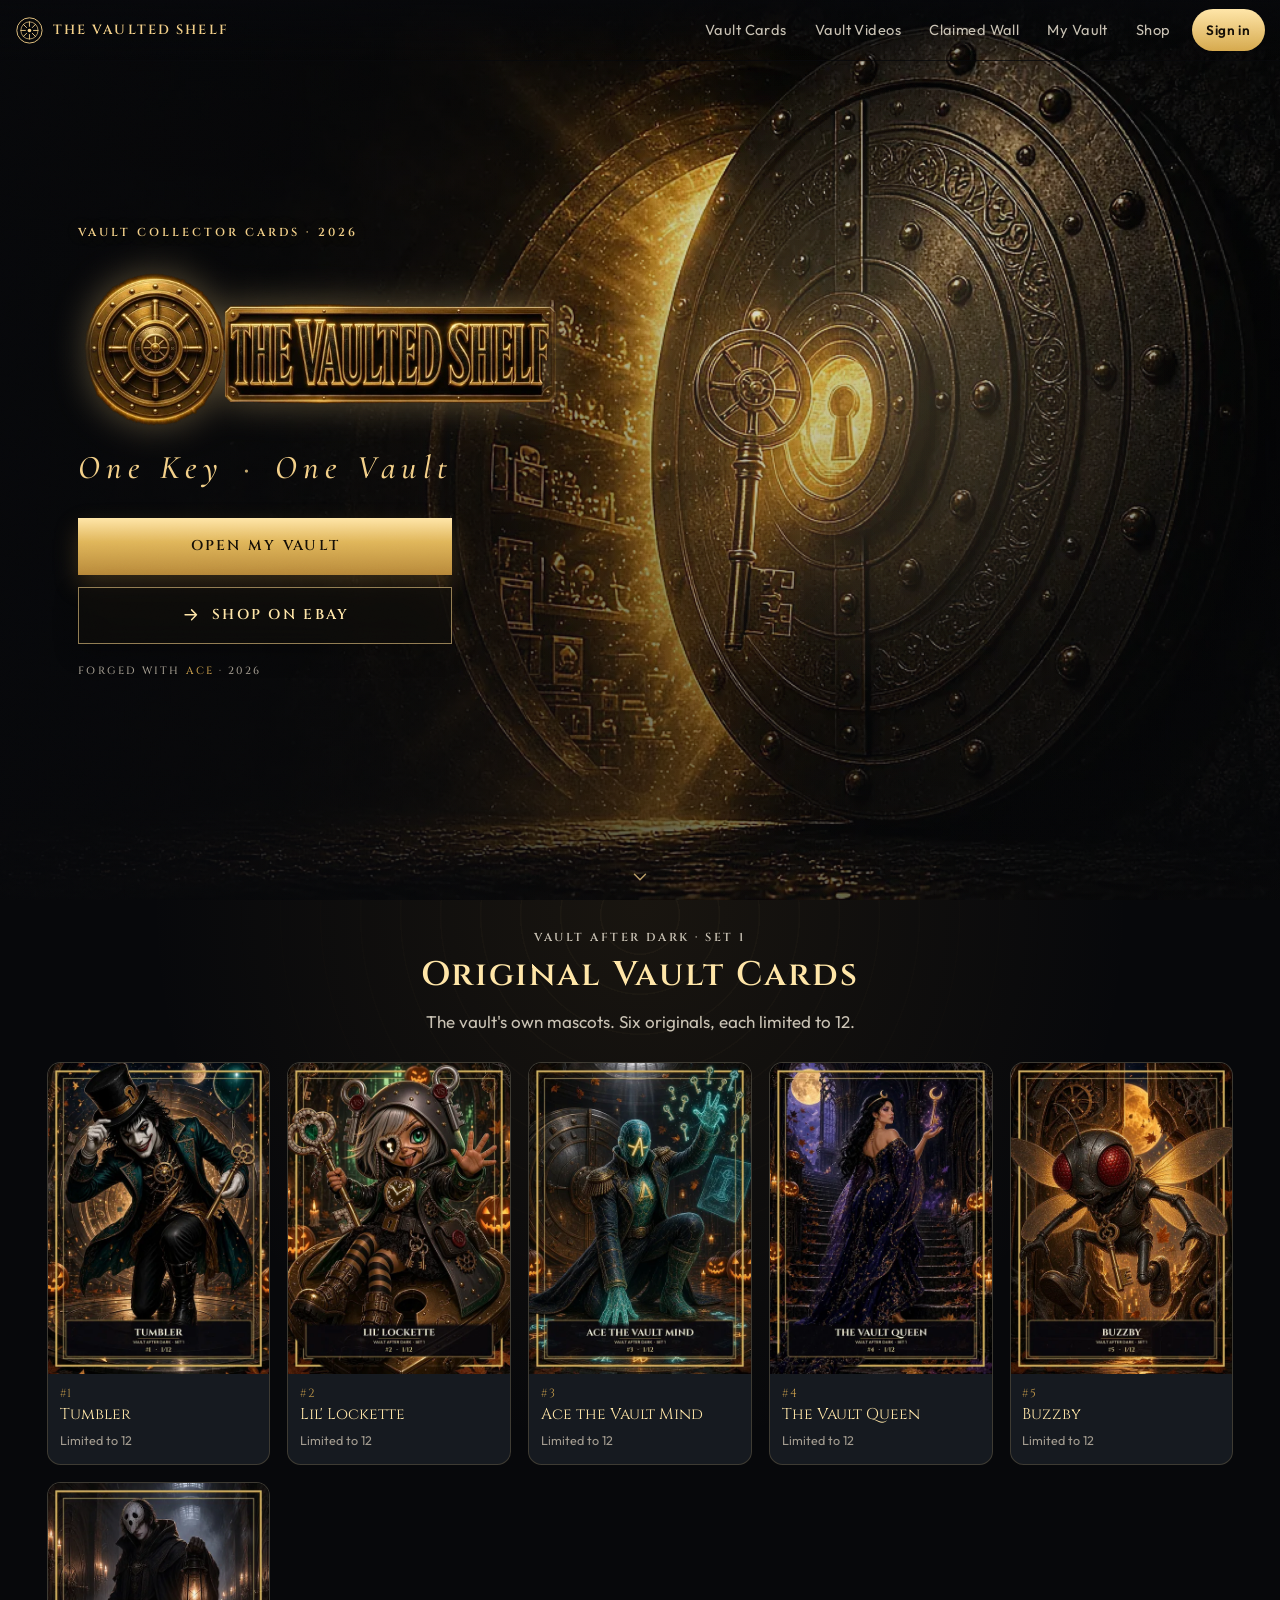
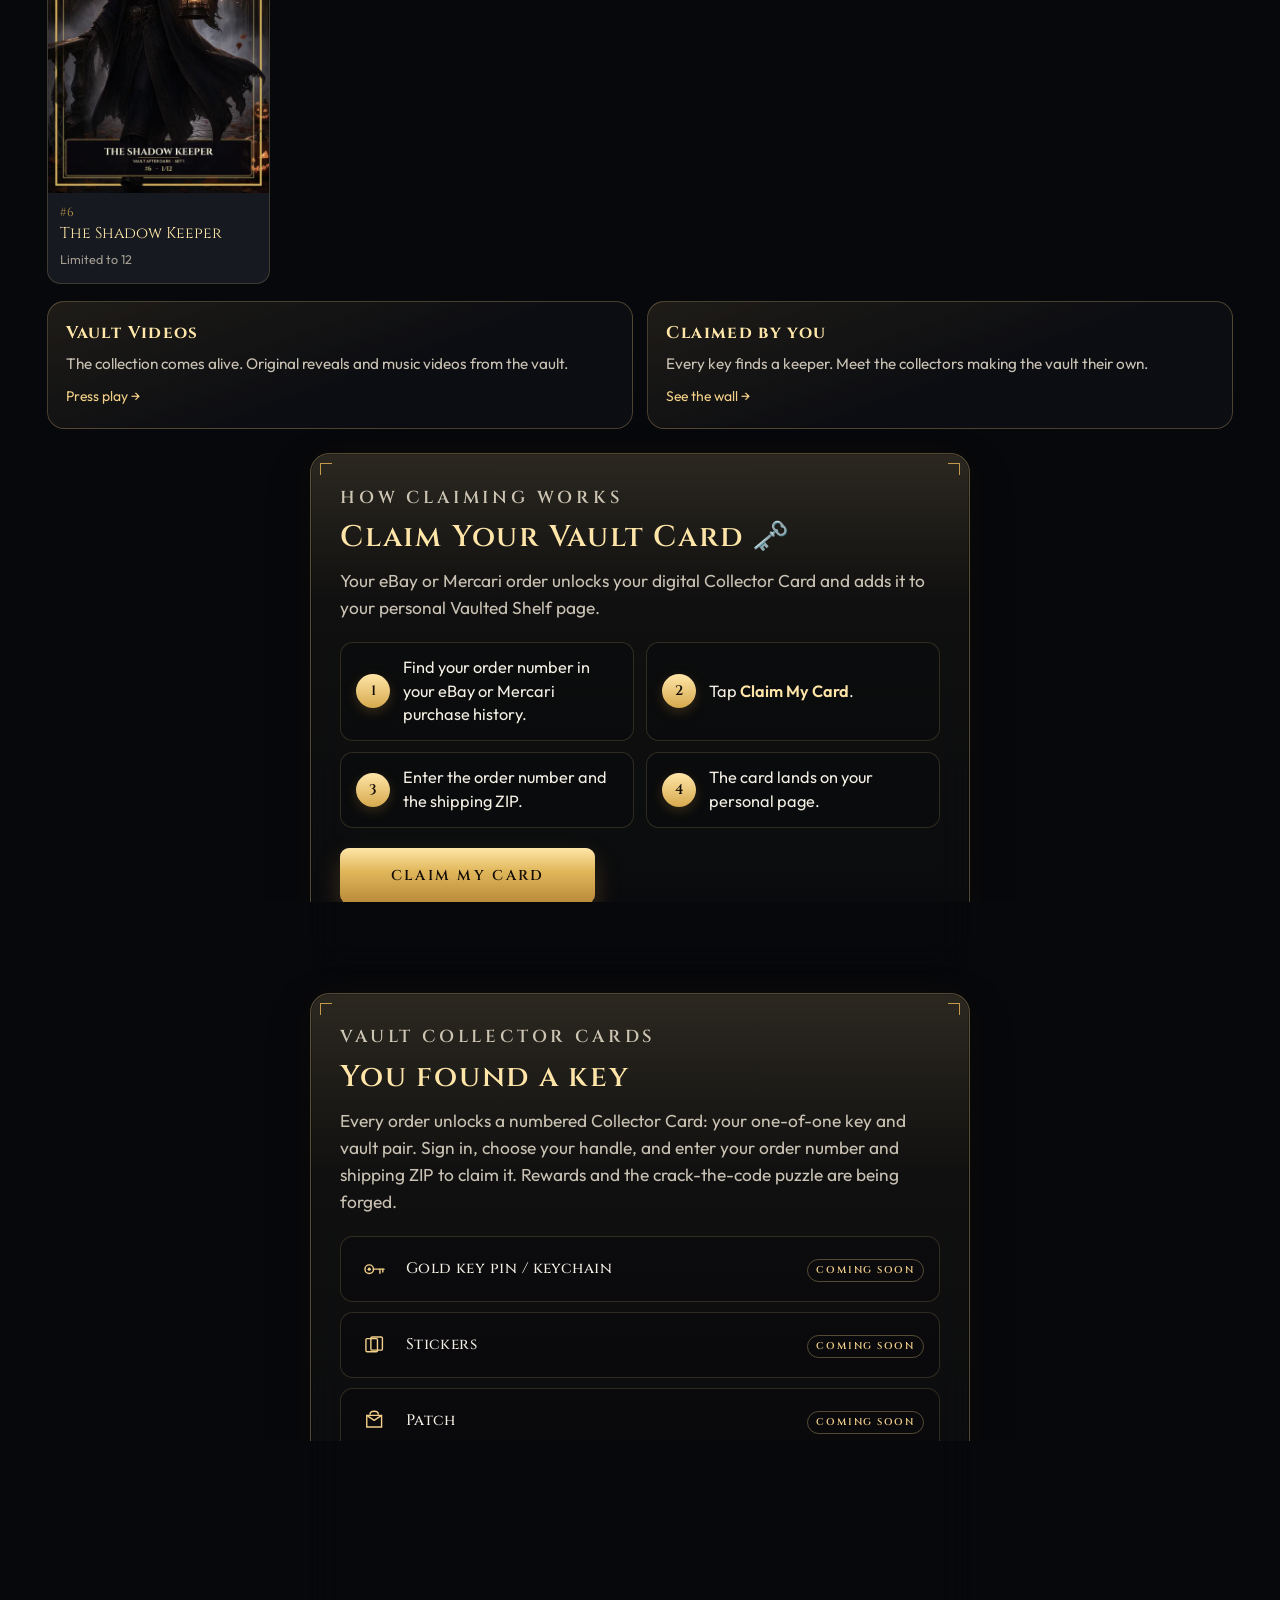
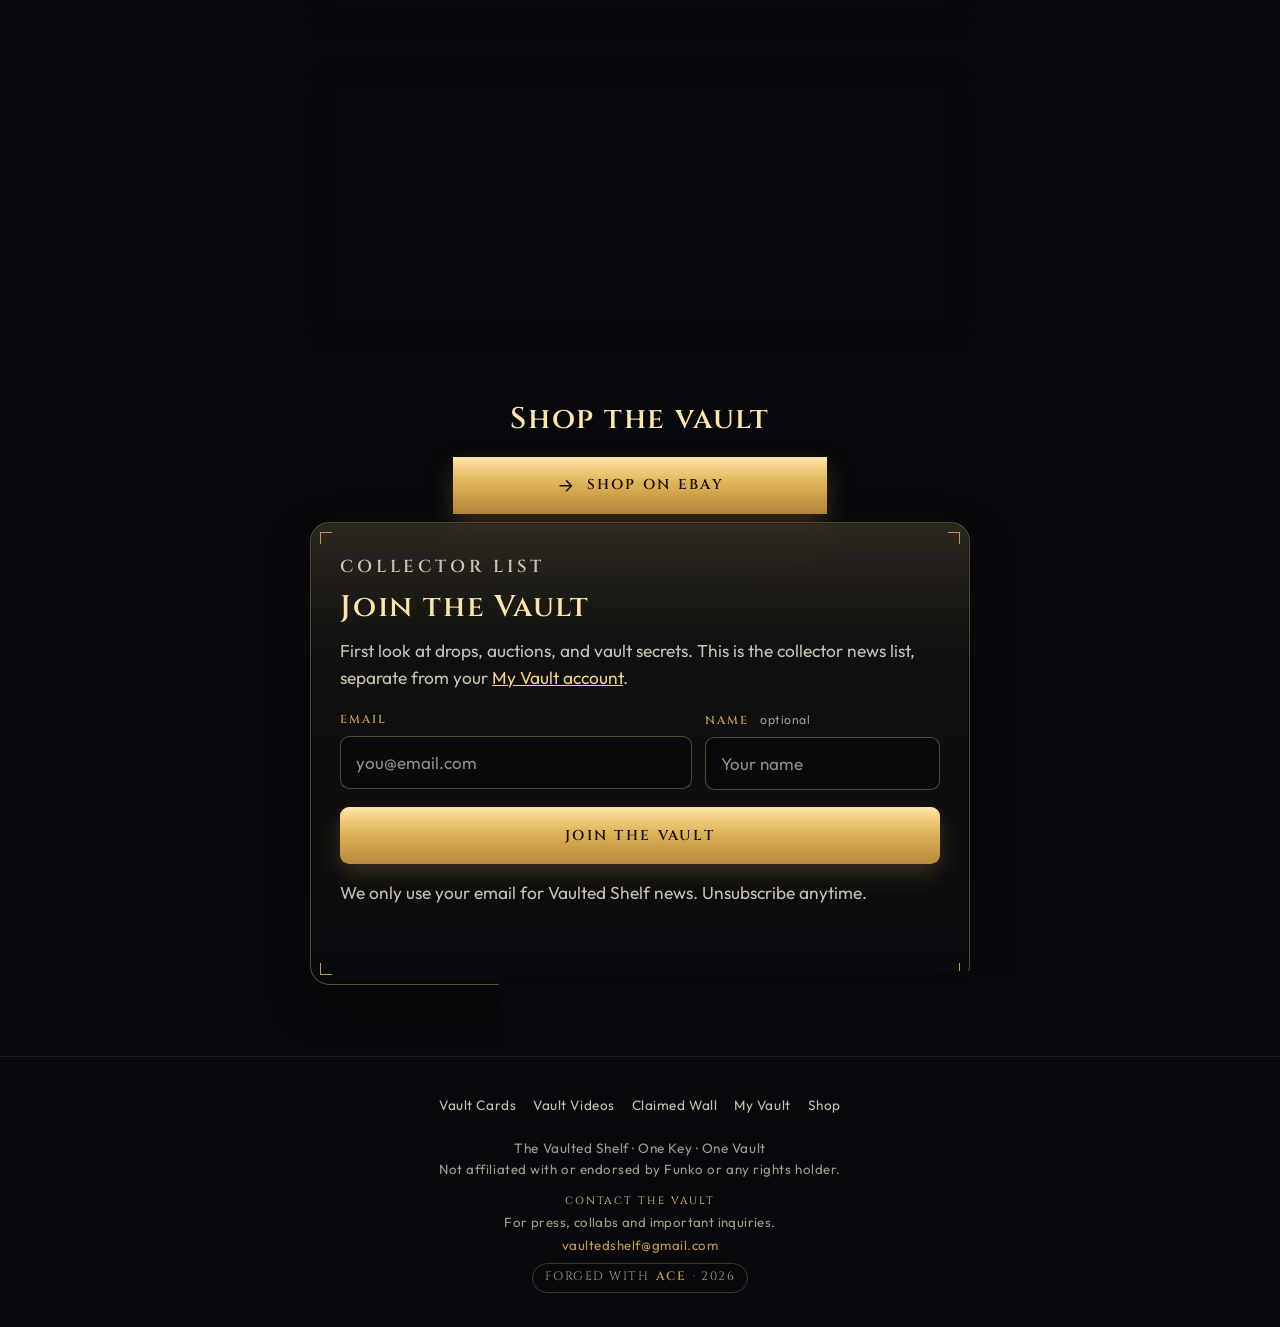
<file: index.html>
<!DOCTYPE html>
<html lang="en">
<head>
  <meta charset="utf-8">
  <meta name="viewport" content="width=device-width, initial-scale=1, viewport-fit=cover">
  <script src="assets/vault-claim-link.js"></script>
  <meta name="color-scheme" content="dark">
  <meta name="theme-color" content="#07080b">
  <meta name="description" content="The Vaulted Shelf — One Key · One Vault. Funko Pops and collectibles. Claim your Vault Collector Card, build your vault, and watch the collection come alive.">
  <title>The Vaulted Shelf</title>
  <link rel="canonical" href="https://vaultedshelf.com/">
  <link rel="icon" href="assets/favicon.svg" type="image/svg+xml">
  <link rel="apple-touch-icon" href="assets/plaque-700.jpg">
  <meta property="og:title" content="The Vaulted Shelf">
  <meta property="og:description" content="One Key · One Vault. Funko Pops and collectibles.">
  <meta property="og:type" content="website">
  <meta property="og:url" content="https://vaultedshelf.com/">
  <meta property="og:image" content="https://vaultedshelf.com/assets/hero-desktop.jpg">
  <meta name="twitter:card" content="summary_large_image">
  <meta name="twitter:image" content="https://vaultedshelf.com/assets/hero-desktop.jpg">
  <link rel="preconnect" href="https://fonts.googleapis.com">
  <link rel="preconnect" href="https://fonts.gstatic.com" crossorigin>
  <link href="https://fonts.googleapis.com/css2?family=Cinzel:wght@400;500;600;700&family=Cormorant+Garamond:ital,wght@0,500;0,600;1,500;1,600&family=Outfit:wght@400;500;600&display=swap" rel="stylesheet">
  <link rel="preload" as="image" type="image/webp" href="assets/hero-desktop.webp" imagesrcset="assets/hero-desktop-1280.webp 1280w, assets/hero-desktop.webp 1920w" imagesizes="100vw" media="(min-width: 720px)">
  <link rel="preload" as="image" type="image/webp" href="assets/hero-mobile.webp" imagesrcset="assets/hero-mobile-720.webp 720w, assets/hero-mobile.webp 1080w" imagesizes="100vw" media="(max-width: 719px)">

  <!--
    ============================================================
    The Vaulted Shelf — destination URLs (edit here)
    Vault Collector Cards are claimed by order number and shipping ZIP.
    Keep every shop / reward / collection link in this one block
    so they are easy to change later without hunting through markup.
    ============================================================
  -->
  <script>
    window.VAULT_CONFIG = {
      // Live eBay store
      ebayShopUrl: "store/",

      // This GitHub Pages site
      siteUrl: "https://vaultedshelf.com/",

      // MailerLite "Join the Vault" embedded form
      // Signups go to the Vault Collectors group (id 204299272903984534).
      // The official widget stays unused so the section can match this page.
      // Submissions post to MailerLite's public form endpoint (no API key).
      mailerlite: {
        accountId: "2800161",
        formId: "204299279951463505",
        formSlug: "XyOnLG",
        subscribeUrl: "https://assets.mailerlite.com/jsonp/2800161/forms/204299279951463505/subscribe"
      },

      // Public by design (anon / publishable key). Never put the service role key here.
      supabase: {
        url: "https://yzfhecjvuorvvsrfoktt.supabase.co",
        anonKey: "sb_publishable_mJYL7HRJypKvKykN2ZNtHw_Wi7mmOW9"
      },

      // Per-card claim reveal clips. Cards not listed use the CSS door fallback.
      reveals: {
        "002": {
          mp4: "assets/reveals/002.mp4",
          webm: "assets/reveals/002.webm",
          poster: "assets/reveals/002-poster.jpg"
        }
      }
    };
  </script>

  <link rel="stylesheet" href="assets/site.css">
  <link rel="stylesheet" href="assets/vault.css">
</head>
<body data-page="home" data-base="">
  <script>if(new URLSearchParams(location.search).get("card"))document.body.classList.add("is-card");</script>
  <div id="vnav-slot"></div>
  <div class="grain" aria-hidden="true"></div>

  <header class="hero">
    <picture class="hero-art">
      <source media="(max-width: 719px)" type="image/webp"
              srcset="assets/hero-mobile-720.webp 720w, assets/hero-mobile.webp 1080w"
              sizes="100vw">
      <source media="(max-width: 719px)" type="image/jpeg"
              srcset="assets/hero-mobile-720.jpg 720w, assets/hero-mobile.jpg 1080w"
              sizes="100vw">
      <source type="image/webp"
              srcset="assets/hero-desktop-1280.webp 1280w, assets/hero-desktop.webp 1920w"
              sizes="100vw">
      <img src="assets/hero-desktop.jpg"
           width="1920" height="1080"
           alt="A massive circular vault door stands slightly open, gold light spilling over shelves of collectibles"
           fetchpriority="high" decoding="async">
    </picture>
    <div class="hero-shade" aria-hidden="true"></div>
    <div class="hero-glow" aria-hidden="true"></div>

    <div class="hero-content">
      <p class="hero-kicker">Vault Collector Cards · 2026</p>

      <h1 class="logo">
        <picture>
          <source type="image/webp"
                  srcset="assets/plaque-700-clean.webp 700w, assets/plaque-clean.webp 1400w"
                  sizes="(min-width: 700px) 456px, 88vw">
          <img src="assets/plaque-700-clean.png"
               width="700" height="256"
               alt="The Vaulted Shelf">
        </picture>
      </h1>

      <p class="tagline">One Key <span class="tagline-dots" aria-hidden="true">·</span> One Vault</p>

      <p class="card-badge" id="card-badge" hidden></p>
      <p class="card-claim-hero" id="card-claim-hero" hidden></p>

      <div class="hero-ctas">
        <a class="btn btn-primary" href="vault/">Open My Vault</a>
        <a class="btn btn-ghost" id="btn-ebay"
           href="store/"
           target="_blank" rel="noopener noreferrer">
          <svg viewBox="0 0 24 24" fill="none" aria-hidden="true">
            <path d="M5 12h14M13 6l6 6-6 6" stroke="currentColor" stroke-width="1.8" stroke-linecap="round" stroke-linejoin="round"/>
          </svg>
          Shop on eBay
        </a>
      </div>

      <p class="forged">Forged with <span>Ace</span> · 2026</p>
    </div>

    <a class="scroll-hint" href="#found-key" aria-label="Scroll to collector cards">
      <svg viewBox="0 0 24 24" fill="none" aria-hidden="true">
        <path d="M6 9l6 6 6-6" stroke="currentColor" stroke-width="1.6" stroke-linecap="round" stroke-linejoin="round"/>
      </svg>
    </a>
  </header>

  <main id="main">
    <div class="vwrap cardpage" id="card-page" hidden></div>
    <div id="home-content">
      <section class="vwrap home-cards" id="cards" aria-labelledby="cards-title">
        <div class="vhead"><p class="kicker">Vault After Dark · Set 1</p><h2 id="cards-title">Original Vault Cards</h2>
        <p>The vault's own mascots. Six originals, each limited to 12.</p></div>
        <ul class="cgrid cgrid-showcase" id="card-grid" aria-label="Vault After Dark Set 1"></ul>
        <div class="teasers">
          <a class="teaser" href="videos/"><h3>Vault Videos</h3><p>The collection comes alive. Original reveals and music videos from the vault.</p><span class="go">Press play →</span></a>
          <a class="teaser" href="wall/"><h3>Claimed by you</h3><p>Every key finds a keeper. Meet the collectors making the vault their own.</p><span class="go">See the wall →</span></a>
        </div>
      </section>
    <div class="wrap" style="margin-top:1.4rem">

      <section class="panel reveal claim-howto" id="claim-card" aria-labelledby="claim-card-title">
        <div class="panel-corners" aria-hidden="true">
          <span class="tl"></span><span class="tr"></span>
          <span class="bl"></span><span class="br"></span>
        </div>
        <p class="kicker">How claiming works</p>
        <h2 id="claim-card-title">Claim Your Vault Card 🗝️</h2>
        <p>Your eBay or Mercari order unlocks your digital Collector Card and adds it to your personal Vaulted Shelf page.</p>
        <ol class="claim-steps">
          <li><span class="cs-num" aria-hidden="true">1</span><span>Find your order number in your eBay or Mercari purchase history.</span></li>
          <li><span class="cs-num" aria-hidden="true">2</span><span>Tap <strong>Claim My Card</strong>.</span></li>
          <li><span class="cs-num" aria-hidden="true">3</span><span>Enter the order number and the shipping ZIP.</span></li>
          <li><span class="cs-num" aria-hidden="true">4</span><span>The card lands on your personal page.</span></li>
        </ol>
        <div class="claim-howto-actions">
          <a class="btn btn-primary" href="vault/#claim">Claim My Card</a>
        </div>
        <p class="claim-once-note">Each card can be claimed once.</p>
      </section>

      <section class="panel reveal" id="found-key" aria-labelledby="found-key-title">
        <div class="panel-corners" aria-hidden="true">
          <span class="tl"></span><span class="tr"></span>
          <span class="bl"></span><span class="br"></span>
        </div>
        <p class="kicker">Vault Collector Cards</p>
        <h2 id="found-key-title">You found a key</h2>
        <p>Every order unlocks a numbered Collector Card: your one-of-one key and vault pair. Sign in, choose your handle, and enter your order number and shipping ZIP to claim it. Rewards and the crack-the-code puzzle are being forged.</p>
        <ul class="rewards">
          <li>
            <span class="ico" aria-hidden="true">
              <svg viewBox="0 0 32 32" fill="none">
                <circle cx="10" cy="16" r="5.2" stroke="#f3d089" stroke-width="1.7"/>
                <circle cx="10" cy="16" r="2" fill="#f3d089"/>
                <path d="M15 16h13" stroke="#f3d089" stroke-width="1.7" stroke-linecap="round"/>
                <path d="M23 16v5M26.5 16v3.5" stroke="#f3d089" stroke-width="1.7" stroke-linecap="round"/>
              </svg>
            </span>
            <span class="name">Gold key pin / keychain</span>
            <span class="soon">Coming soon</span>
          </li>
          <li>
            <span class="ico" aria-hidden="true">
              <svg viewBox="0 0 32 32" fill="none">
                <rect x="6" y="8" width="14" height="16" rx="1.5" stroke="#f3d089" stroke-width="1.7"/>
                <rect x="12" y="6" width="14" height="16" rx="1.5" stroke="#f3d089" stroke-width="1.7"/>
              </svg>
            </span>
            <span class="name">Stickers</span>
            <span class="soon">Coming soon</span>
          </li>
          <li>
            <span class="ico" aria-hidden="true">
              <svg viewBox="0 0 32 32" fill="none">
                <path d="M7 9h18v14H7z" stroke="#f3d089" stroke-width="1.7"/>
                <path d="M7 9l9 6 9-6" stroke="#f3d089" stroke-width="1.7" stroke-linejoin="round"/>
                <path d="M11 7.5c0-2 2.2-3.5 5-3.5s5 1.5 5 3.5" stroke="#f3d089" stroke-width="1.7" stroke-linecap="round"/>
              </svg>
            </span>
            <span class="name">Patch</span>
            <span class="soon">Coming soon</span>
          </li>
          <li>
            <span class="ico" aria-hidden="true">
              <svg viewBox="0 0 32 32" fill="none">
                <rect x="7" y="6" width="18" height="20" rx="1.2" stroke="#f3d089" stroke-width="1.7"/>
                <path d="M11 12h10M11 16h10M11 20h6" stroke="#f3d089" stroke-width="1.6" stroke-linecap="round"/>
              </svg>
            </span>
            <span class="name">Prints</span>
            <span class="soon">Coming soon</span>
          </li>
          <li class="capstone">
            <span class="ico" aria-hidden="true">
              <svg viewBox="0 0 32 32" fill="none">
                <path d="M8 13l2.2-5.2L16 6l5.8 1.8L24 13l-2 3H10z" stroke="#ffe6a8" stroke-width="1.7" stroke-linejoin="round"/>
                <path d="M16 6v10" stroke="#ffe6a8" stroke-width="1.6"/>
                <circle cx="11" cy="22.5" r="3.4" stroke="#ffe6a8" stroke-width="1.6"/>
                <path d="M14.2 22.5H26" stroke="#ffe6a8" stroke-width="1.6" stroke-linecap="round"/>
                <path d="M22 22.5v4M25 22.5v2.6" stroke="#ffe6a8" stroke-width="1.6" stroke-linecap="round"/>
              </svg>
            </span>
            <span class="name">Founder’s Vault Key</span>
            <span class="soon">Coming soon</span>
          </li>
        </ul>
      </section>

      <section class="panel reveal" aria-labelledby="founders-title">
        <div class="panel-corners" aria-hidden="true">
          <span class="tl"></span><span class="tr"></span>
          <span class="bl"></span><span class="br"></span>
        </div>
        <p class="kicker">Premium run</p>
        <h2 id="founders-title">Founder’s Collection</h2>
        <p>A premium Founder’s Collection is on the way — a run of about 100 with a raised, tactile finish. Every buyer can upgrade within a year of their order, through the eBay shop. The same card number. The same character. A new level of vault.</p>
        <p><span class="soon">Coming soon</span></p>
      </section>

      <section class="shop reveal" aria-labelledby="shop-title">
        <h2 id="shop-title">Shop the vault</h2>
        <div class="btns">
          <a class="btn btn-primary" id="btn-ebay-footer"
             href="store/"
             target="_blank" rel="noopener noreferrer">
            <svg viewBox="0 0 24 24" fill="none" aria-hidden="true">
              <path d="M5 12h14M13 6l6 6-6 6" stroke="currentColor" stroke-width="1.8" stroke-linecap="round" stroke-linejoin="round"/>
            </svg>
            Shop on eBay
          </a>
        </div>
      </section>

      <section class="panel join reveal" id="join" aria-labelledby="join-title">
        <div class="panel-corners" aria-hidden="true">
          <span class="tl"></span><span class="tr"></span>
          <span class="bl"></span><span class="br"></span>
        </div>
        <p class="kicker">Collector list</p>
        <h2 id="join-title">Join the Vault</h2>
        <p>First look at drops, auctions, and vault secrets. This is the collector news list, separate from your <a href="vault/">My Vault account</a>.</p>
        <form class="join-form" id="join-form" action="#" method="post" novalidate>
          <div class="join-fields">
            <div class="join-field">
              <label for="join-email">Email</label>
              <input id="join-email" name="email" type="email" inputmode="email"
                     autocomplete="email" required placeholder="you@email.com">
            </div>
            <div class="join-field">
              <label for="join-name">Name <span class="hint">optional</span></label>
              <input id="join-name" name="name" type="text" autocomplete="given-name"
                     placeholder="Your name">
            </div>
          </div>
          <button class="btn btn-primary" id="join-submit" type="submit">
            Join the Vault
          </button>
          <p class="join-note">We only use your email for Vaulted Shelf news. Unsubscribe anytime.</p>
          <p class="join-status" id="join-status" role="status" aria-live="polite"></p>
        </form>
      </section>
    </div>
    </div>
  </main>

  <div id="vfoot-slot">
  <footer class="vfoot">
    <p>The Vaulted Shelf · One Key · One Vault</p>
    <p class="vfoot-contact"><span class="vfoot-kicker">Contact the vault</span>
      For press, collabs and important inquiries.<br>
      <span class="vfoot-mail">vaultedshelf [at] gmail [dot] com</span></p>
  </footer>
</div>

  <div class="claim-reveal" id="claim-reveal" hidden role="dialog" aria-modal="true" aria-labelledby="claim-reveal-caption">
    <div class="claim-reveal-stage">
      <video id="claim-reveal-video" playsinline muted preload="none"></video>
      <img class="claim-reveal-hold" id="claim-reveal-hold" alt="" hidden>
      <div class="claim-reveal-fallback" id="claim-reveal-fallback" hidden>
        <div class="reveal-gold" aria-hidden="true"></div>
        <img class="reveal-door" src="assets/reveals/door-closed.jpg" alt="">
        <img class="reveal-character" id="claim-reveal-character" alt="" hidden>
      </div>
      <p class="claim-reveal-caption" id="claim-reveal-caption"></p>
      <button type="button" class="claim-reveal-skip" id="claim-reveal-skip">Tap to skip</button>
    </div>
  </div>

  <script>
    (function () {
      var cfg = window.VAULT_CONFIG || {};
      var reduceMotion = window.matchMedia && window.matchMedia("(prefers-reduced-motion: reduce)").matches;

      function playClaimReveal(cardNo, displayName, done) {
        var overlay = document.getElementById("claim-reveal");
        var video = document.getElementById("claim-reveal-video");
        var fallback = document.getElementById("claim-reveal-fallback");
        var caption = document.getElementById("claim-reveal-caption");
        var skipBtn = document.getElementById("claim-reveal-skip");
        var characterImg = document.getElementById("claim-reveal-character");
        var holdImg = document.getElementById("claim-reveal-hold");
        var spec = (cfg.reveals && cfg.reveals[cardNo]) || null;
        var finished = false;
        var captionShown = false;
        var captionTimer = 0;
        var closeTimer = 0;

        function finish() {
          if (finished) return;
          finished = true;
          window.clearTimeout(captionTimer);
          window.clearTimeout(closeTimer);
          if (video) {
            try { video.pause(); } catch (err) {}
            video.removeAttribute("src");
            video.querySelectorAll("source").forEach(function (s) { s.remove(); });
            video.load();
            video.onended = null;
            video.onerror = null;
          }
          if (overlay) overlay.hidden = true;
          document.body.classList.remove("reveal-lock");
          if (typeof done === "function") done();
        }

        function showCaption() {
          if (!caption) return;
          caption.replaceChildren();
          caption.appendChild(document.createTextNode("Claimed by"));
          var strong = document.createElement("strong");
          strong.textContent = displayName || "a collector";
          caption.appendChild(strong);
          caption.classList.add("is-on");
        }

        function endWithCaption() {
          if (finished) return;
          if (captionShown) {
            finish();
            return;
          }
          captionShown = true;
          if (video && spec && !video.hidden) {
            try { video.pause(); } catch (err) {}
          }
          if (spec && spec.poster && holdImg) {
            holdImg.src = spec.poster;
            holdImg.hidden = false;
            if (video) video.hidden = true;
          }
          showCaption();
          if (skipBtn) skipBtn.textContent = "Tap to close";
          window.clearTimeout(closeTimer);
          closeTimer = window.setTimeout(finish, reduceMotion ? 900 : 2200);
        }

        if (!overlay) {
          if (typeof done === "function") done();
          return;
        }

        if (caption) {
          caption.classList.remove("is-on");
          caption.textContent = "";
        }
        if (skipBtn) skipBtn.textContent = "Tap to skip";
        if (fallback) {
          fallback.hidden = true;
          fallback.classList.remove("is-open");
        }
        if (characterImg) {
          characterImg.removeAttribute("src");
          characterImg.hidden = true;
        }
        if (holdImg) {
          holdImg.hidden = true;
          holdImg.removeAttribute("src");
        }

        overlay.hidden = false;
        document.body.classList.add("reveal-lock");

        function startFallback() {
          if (video) video.hidden = true;
          if (holdImg) holdImg.hidden = true;
          if (fallback) {
            fallback.hidden = false;
            fallback.classList.remove("has-character");
            if (spec && spec.poster && characterImg) {
              characterImg.src = spec.poster;
              characterImg.hidden = false;
              fallback.classList.add("has-character");
            }
            window.requestAnimationFrame(function () {
              window.requestAnimationFrame(function () {
                fallback.classList.add("is-open");
              });
            });
          }
          var openMs = reduceMotion ? 80 : 1600;
          captionTimer = window.setTimeout(endWithCaption, openMs);
        }

        function onSkip() { endWithCaption(); }

        if (skipBtn) {
          skipBtn.onclick = onSkip;
        }
        overlay.onclick = function (event) {
          if (event.target === skipBtn) return;
          onSkip();
        };
        overlay.onkeydown = function (event) {
          if (event.key === "Escape" || event.key === "Enter" || event.key === " ") {
            event.preventDefault();
            onSkip();
          }
        };

        if (reduceMotion || !spec) {
          startFallback();
          return;
        }

        if (!video) {
          startFallback();
          return;
        }

        video.hidden = false;
        video.poster = spec.poster || "";
        video.querySelectorAll("source").forEach(function (s) { s.remove(); });
        if (spec.webm) {
          var webm = document.createElement("source");
          webm.src = spec.webm;
          webm.type = "video/webm";
          video.appendChild(webm);
        }
        if (spec.mp4) {
          var mp4 = document.createElement("source");
          mp4.src = spec.mp4;
          mp4.type = "video/mp4";
          video.appendChild(mp4);
        }
        video.onended = endWithCaption;
        video.onerror = startFallback;
        video.load();
        var playAttempt = video.play();
        if (playAttempt && playAttempt.catch) {
          playAttempt.catch(function () { startFallback(); });
        }
      }

      window.__vaultPlayReveal = playClaimReveal;

      var ebayBtns = [document.getElementById("btn-ebay"), document.getElementById("btn-ebay-footer")];
      ebayBtns.forEach(function (ebay) {
        if (ebay && cfg.ebayShopUrl) ebay.href = cfg.ebayShopUrl;
      });

      var form = document.getElementById("join-form");
      var statusEl = document.getElementById("join-status");
      var submitBtn = document.getElementById("join-submit");
      var ml = cfg.mailerlite || {};
      var subscribeUrl = ml.subscribeUrl || "";

      function setStatus(message, kind) {
        if (!statusEl) return;
        statusEl.textContent = message || "";
        statusEl.classList.remove("is-ok", "is-error");
        if (kind) statusEl.classList.add(kind);
      }

      function isValidEmail(value) {
        return /^[^\s@]+@[^\s@]+\.[^\s@]+$/.test(value);
      }

      function subscribe(email, name) {
        return new Promise(function (resolve, reject) {
          if (!subscribeUrl) {
            reject(new Error("missing-endpoint"));
            return;
          }
          var cbName = "mlJoinCb" + String(Date.now()) + Math.floor(Math.random() * 1000);
          var settled = false;
          var script = document.createElement("script");
          var timer = setTimeout(function () {
            finish(function () { reject(new Error("timeout")); });
          }, 12000);

          function finish(fn) {
            if (settled) return;
            settled = true;
            clearTimeout(timer);
            try { delete window[cbName]; } catch (err) { window[cbName] = undefined; }
            if (script.parentNode) script.parentNode.removeChild(script);
            fn();
          }

          window[cbName] = function (payload) {
            var ok = !payload || payload.success === true || payload === true ||
                     (payload.success !== false && !payload.error && !payload.errors);
            if (ok) finish(function () { resolve(payload || {}); });
            else finish(function () { reject(payload || new Error("rejected")); });
          };

          var params = new URLSearchParams();
          params.set("fields[email]", email);
          if (name) params.set("fields[name]", name);
          params.set("ml-submit", "1");
          params.set("anticsrf", "true");
          params.set("callback", cbName);
          script.src = subscribeUrl + (subscribeUrl.indexOf("?") >= 0 ? "&" : "?") + params.toString();
          script.onerror = function () {
            finish(function () { reject(new Error("network")); });
          };
          document.body.appendChild(script);
        });
      }

      if (form) {
        form.addEventListener("submit", function (event) {
          event.preventDefault();
          if (form.classList.contains("is-busy") || form.classList.contains("is-done")) return;

          var emailInput = document.getElementById("join-email");
          var nameInput = document.getElementById("join-name");
          var email = emailInput ? emailInput.value.trim() : "";
          var name = nameInput ? nameInput.value.trim() : "";

          if (!isValidEmail(email)) {
            setStatus("Please enter a valid email address.", "is-error");
            if (emailInput) emailInput.focus();
            return;
          }

          form.classList.add("is-busy");
          if (submitBtn) {
            submitBtn.disabled = true;
            submitBtn.textContent = "Joining…";
          }
          setStatus("Sending…", "");

          subscribe(email, name).then(function () {
            form.classList.remove("is-busy");
            form.classList.add("is-done");
            setStatus("You're in. Welcome to the vault.", "is-ok");
          }).catch(function () {
            form.classList.remove("is-busy");
            if (submitBtn) {
              submitBtn.disabled = false;
              submitBtn.textContent = "Join the Vault";
            }
            setStatus("That didn't go through. Please try again in a moment.", "is-error");
          });
        });
      }

      var reduce = window.matchMedia && window.matchMedia("(prefers-reduced-motion: reduce)").matches;
      var blocks = document.querySelectorAll(".reveal");
      if (reduce || !("IntersectionObserver" in window)) {
        blocks.forEach(function (el) { el.classList.add("is-in"); });
      } else {
        var io = new IntersectionObserver(function (entries) {
          entries.forEach(function (entry) {
            if (entry.isIntersecting) {
              entry.target.classList.add("is-in");
              io.unobserve(entry.target);
            }
          });
        }, { threshold: 0.12, rootMargin: "0px 0px -8% 0px" });
        blocks.forEach(function (el) { io.observe(el); });
      }
    })();
  </script>
  <script defer src="assets/vendor/supabase-2.90.1.js"></script>
  <script defer src="assets/vault-config.js"></script>
  <script defer src="assets/vault-data.js"></script>
  <script defer src="assets/vault-app.js"></script>
</body>
</html>
</file>
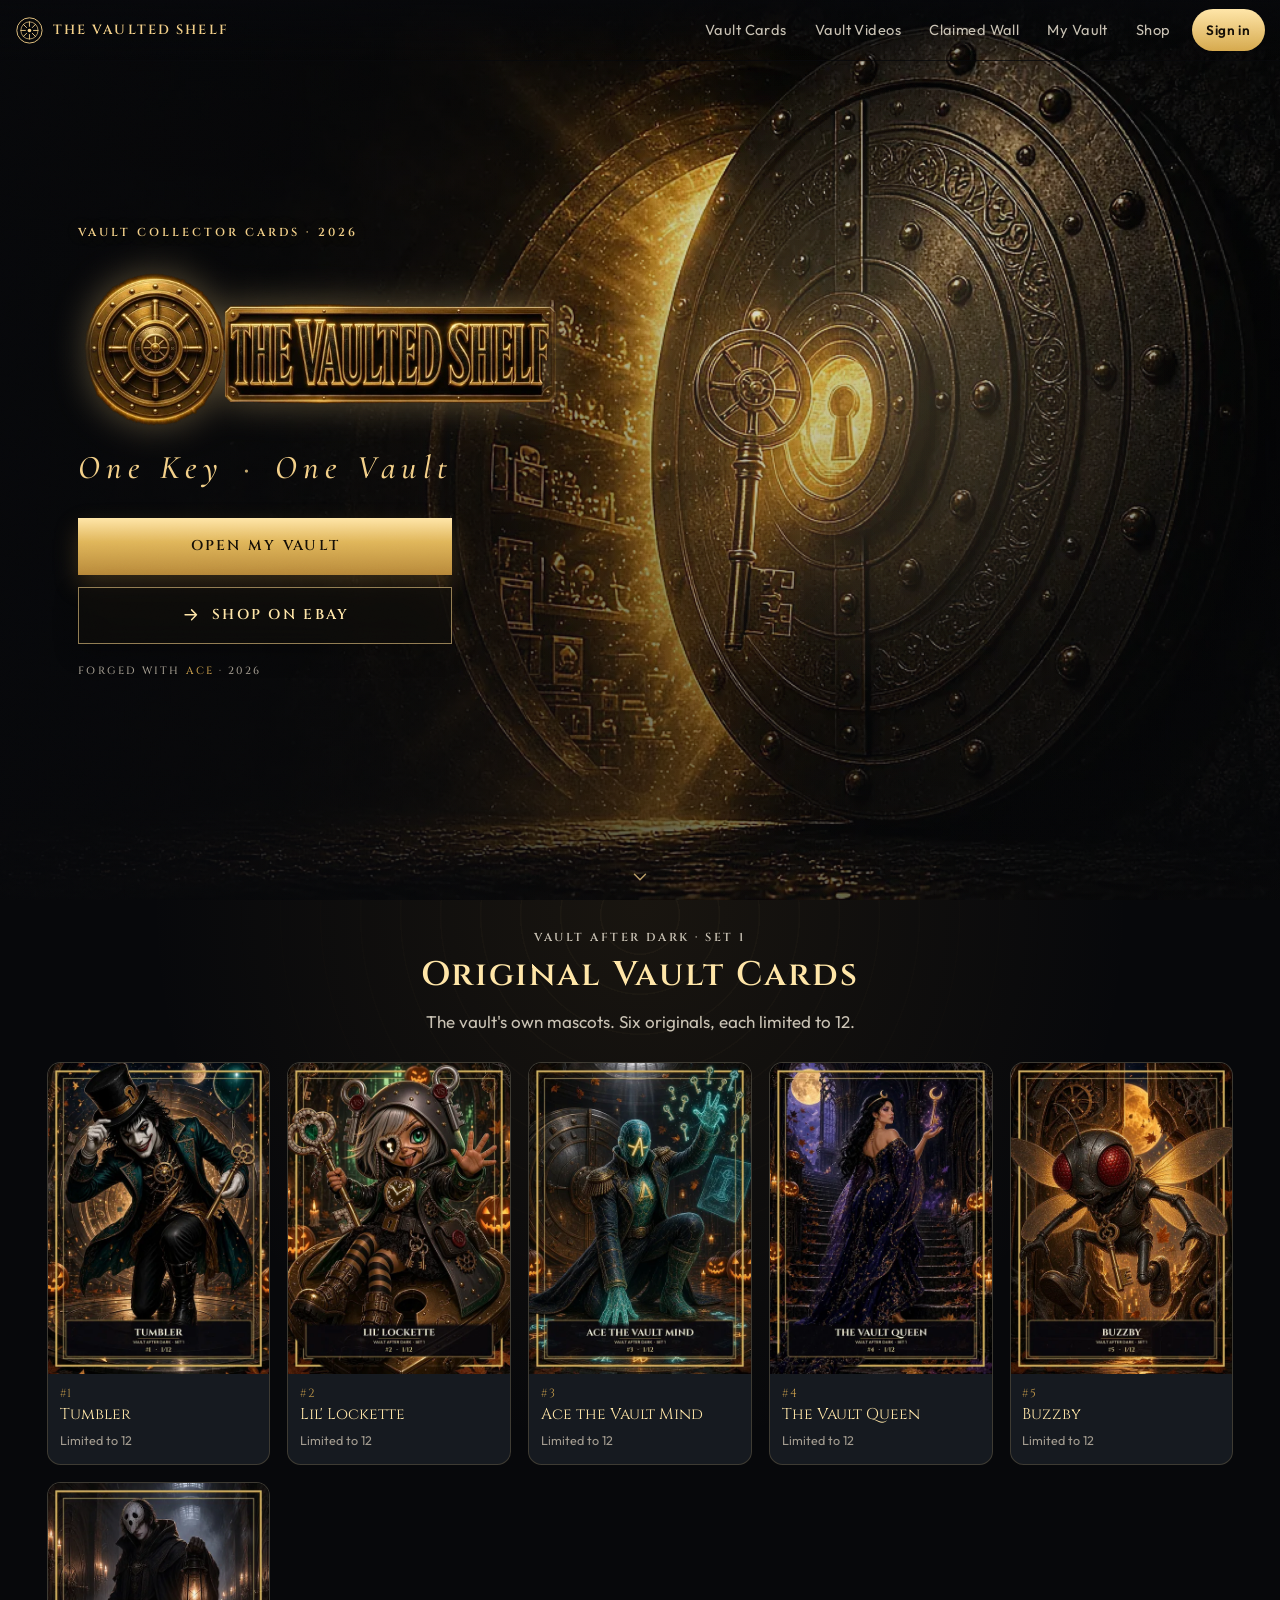
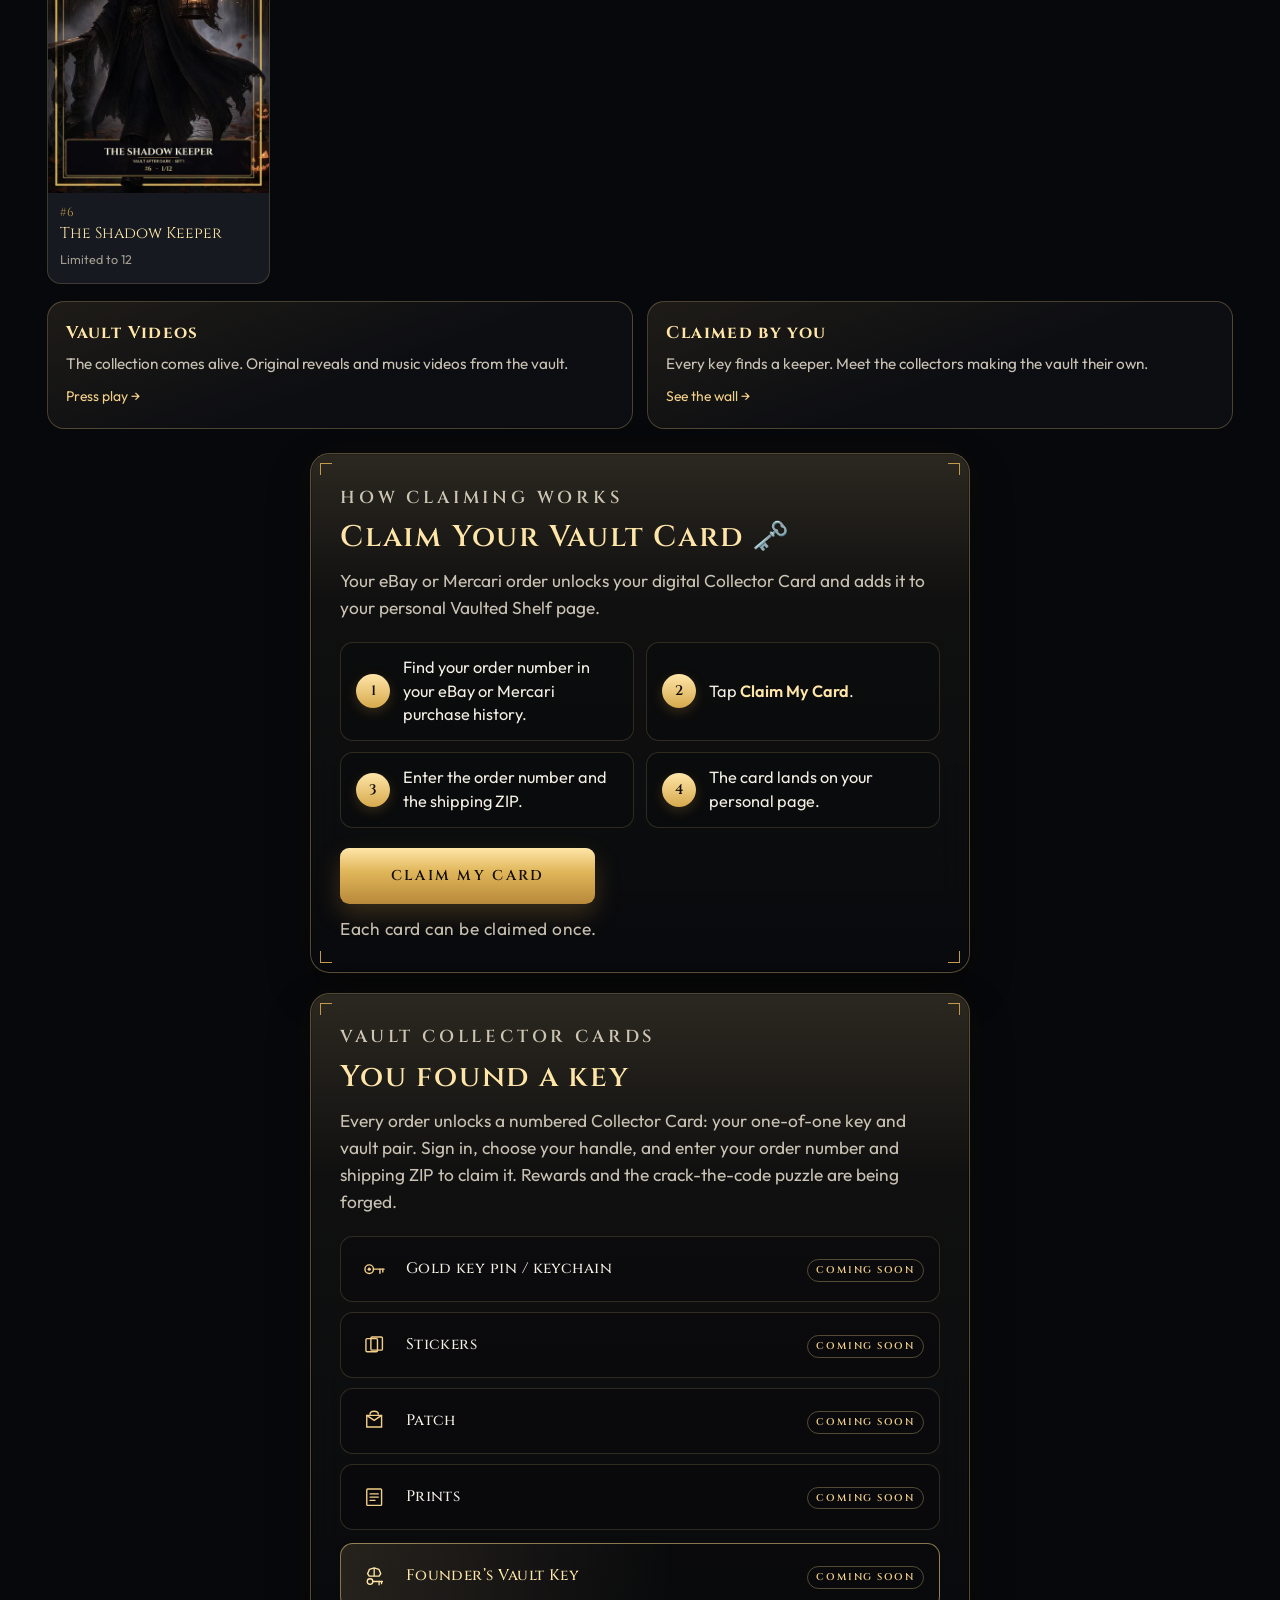
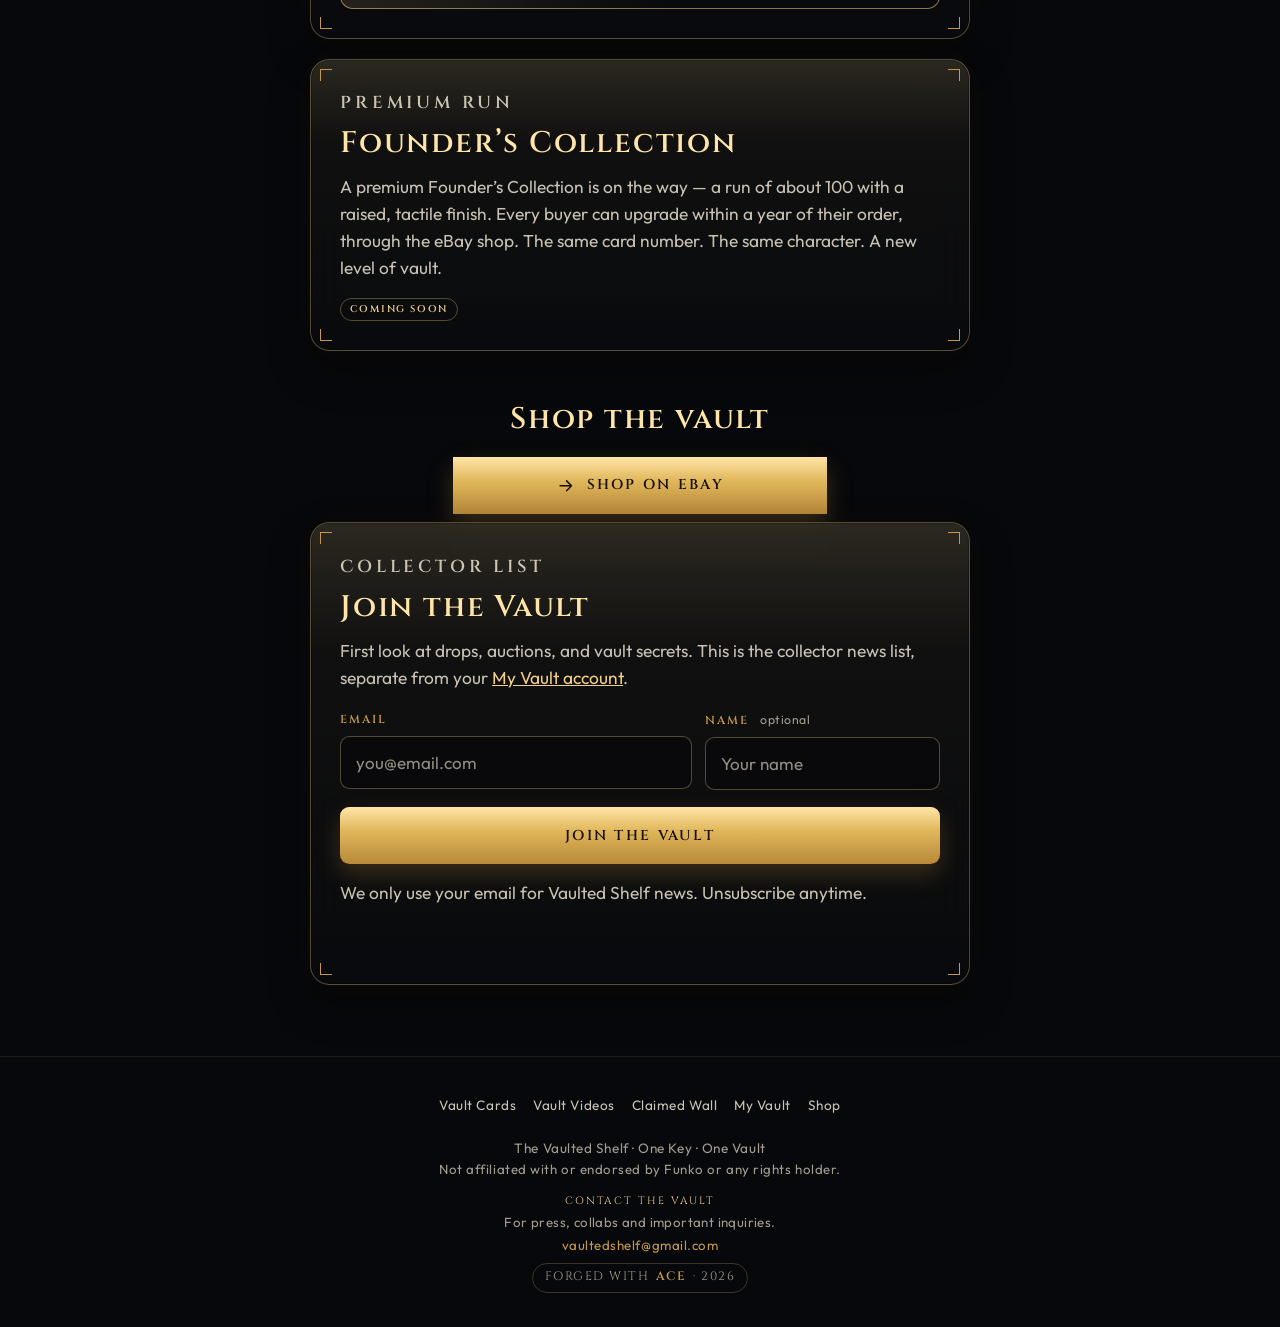
<file: claim/index.html>
<!DOCTYPE html>
<html lang="en">
<head>
  <meta charset="utf-8">
  <meta name="viewport" content="width=device-width, initial-scale=1, viewport-fit=cover">
  <meta name="color-scheme" content="dark">
  <meta name="theme-color" content="#08090c">
  <title>The Vaulted Shelf</title>
  <style>
    :root { color-scheme: dark; }
    body {
      margin: 0;
      min-height: 100vh;
      display: flex;
      align-items: center;
      justify-content: center;
      background: #08090c;
      color: #f3d089;
      font-family: Georgia, "Times New Roman", serif;
      text-align: center;
    }
    main { padding: 2rem; }
    a { color: #ffe6a8; }
    p { color: #b7b0a2; }
  </style>
  <script src="../assets/vault-claim-link.js"></script>
  <script>
    (function () {
      var api = window.__vaultClaimLink;
      var href = (window.location.search || "") + (window.location.hash || "");
      var cleaned = api && api.stripCodeFromHref ? api.stripCodeFromHref("/" + href) : ("/" + href);
      window.location.replace(".." + cleaned);
    })();
  </script>
</head>
<body>
  <main>
    <h1>The Vaulted Shelf</h1>
    <p>Opening the vault.</p>
    <p><a id="fallback" href="../">Continue to The Vaulted Shelf</a></p>
  </main>
  <script>
    (function () {
      var a = document.getElementById("fallback");
      if (a) {
        var api = window.__vaultClaimLink;
        var href = (window.location.search || "") + (window.location.hash || "");
        var cleaned = api && api.stripCodeFromHref ? api.stripCodeFromHref("/" + href) : ("/" + href);
        a.href = ".." + cleaned;
      }
    })();
  </script>
</body>
</html>
</file>
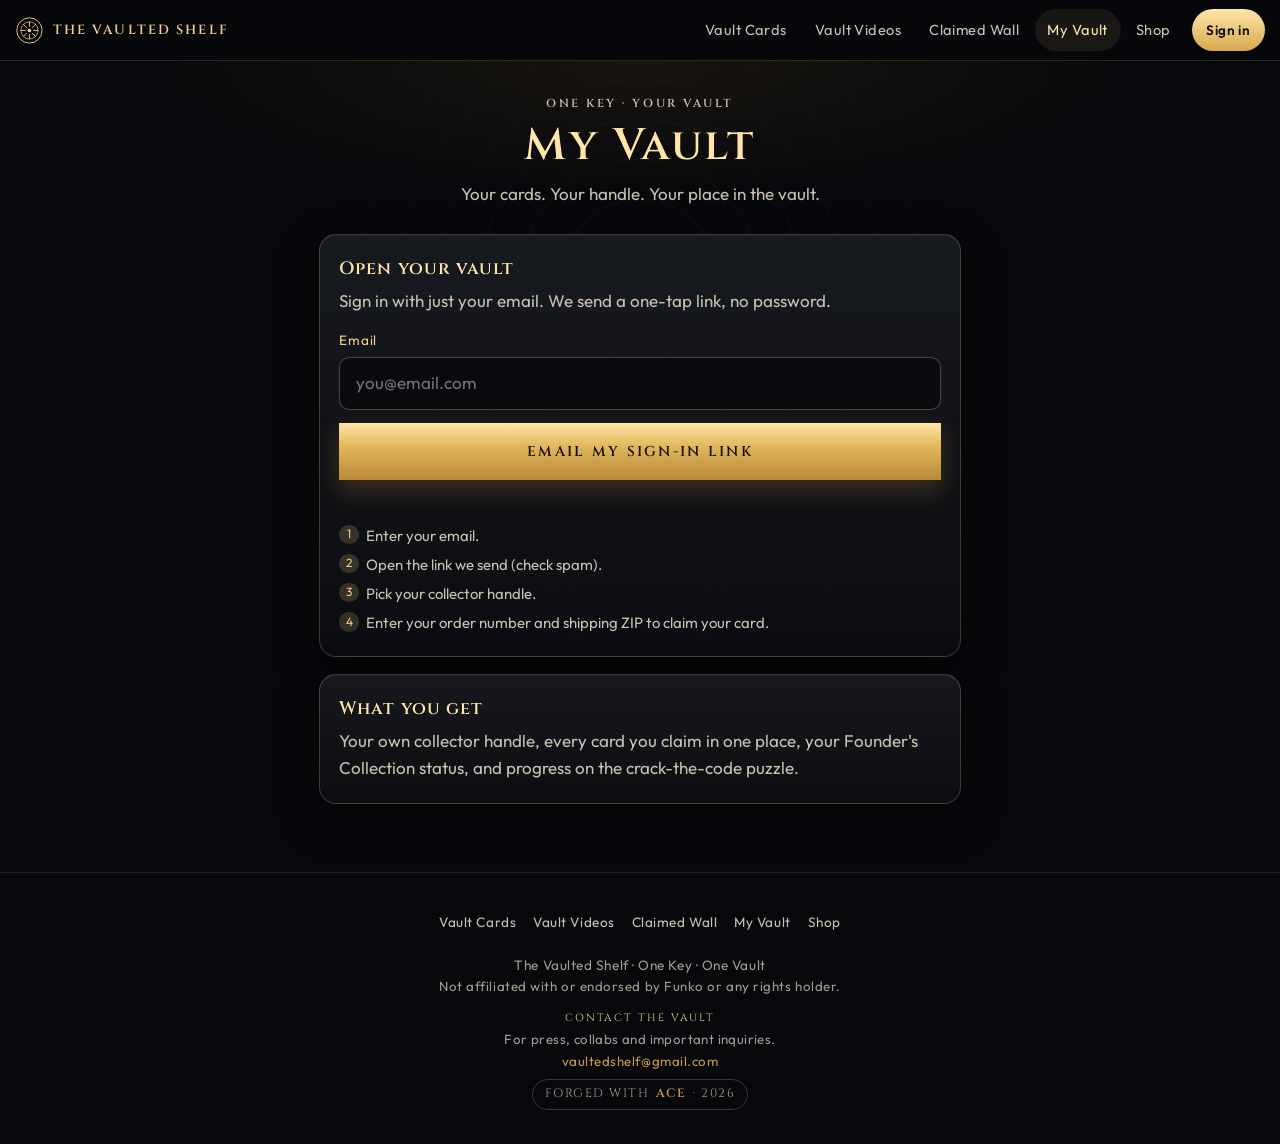
<file: vault/index.html>
<!DOCTYPE html>
<html lang="en"><head>
  <meta charset="utf-8"><meta name="viewport" content="width=device-width, initial-scale=1, viewport-fit=cover">
  <meta name="color-scheme" content="dark"><meta name="theme-color" content="#07080b">
  <meta name="description" content="Your cards. Your handle. Your place in the vault.">
  <meta name="referrer" content="strict-origin-when-cross-origin">
  <link rel="canonical" href="https://vaultedshelf.com/vault/">
  <title>My Vault · The Vaulted Shelf</title>
  <link rel="icon" href="../assets/favicon.svg" type="image/svg+xml">
  <link rel="preconnect" href="https://fonts.googleapis.com"><link rel="preconnect" href="https://fonts.gstatic.com" crossorigin>
  <link href="https://fonts.googleapis.com/css2?family=Cinzel:wght@400;500;600;700&family=Cormorant+Garamond:ital,wght@0,500;0,600;1,500;1,600&family=Outfit:wght@400;500;600&display=swap" rel="stylesheet">
  <link rel="stylesheet" href="../assets/site.css"><link rel="stylesheet" href="../assets/vault.css">
</head>
<body data-page="vault" data-base="../">
  <div id="vnav-slot"></div>
  <main id="main" class="vpage"><div class="vwrap narrow">
    <header class="vhead"><p class="kicker">One key · Your vault</p><h1>My Vault</h1><p>Your cards. Your handle. Your place in the vault.</p></header>
    <div id="myvault" aria-live="polite"><p class="vstatus">Opening your vault…</p></div>
  </div></main>
  <div id="vfoot-slot">
  <footer class="vfoot">
    <p>The Vaulted Shelf · One Key · One Vault</p>
    <p class="vfoot-contact"><span class="vfoot-kicker">Contact the vault</span>
      For press, collabs and important inquiries.<br>
      <span class="vfoot-mail">vaultedshelf [at] gmail [dot] com</span></p>
  </footer>
</div>
  <script defer src="../assets/vendor/supabase-2.90.1.js"></script>
  <script defer src="../assets/vault-claim-link.js"></script><script defer src="../assets/vault-config.js"></script><script defer src="../assets/vault-data.js"></script><script defer src="../assets/vault-app.js"></script>
</body></html>
</file>
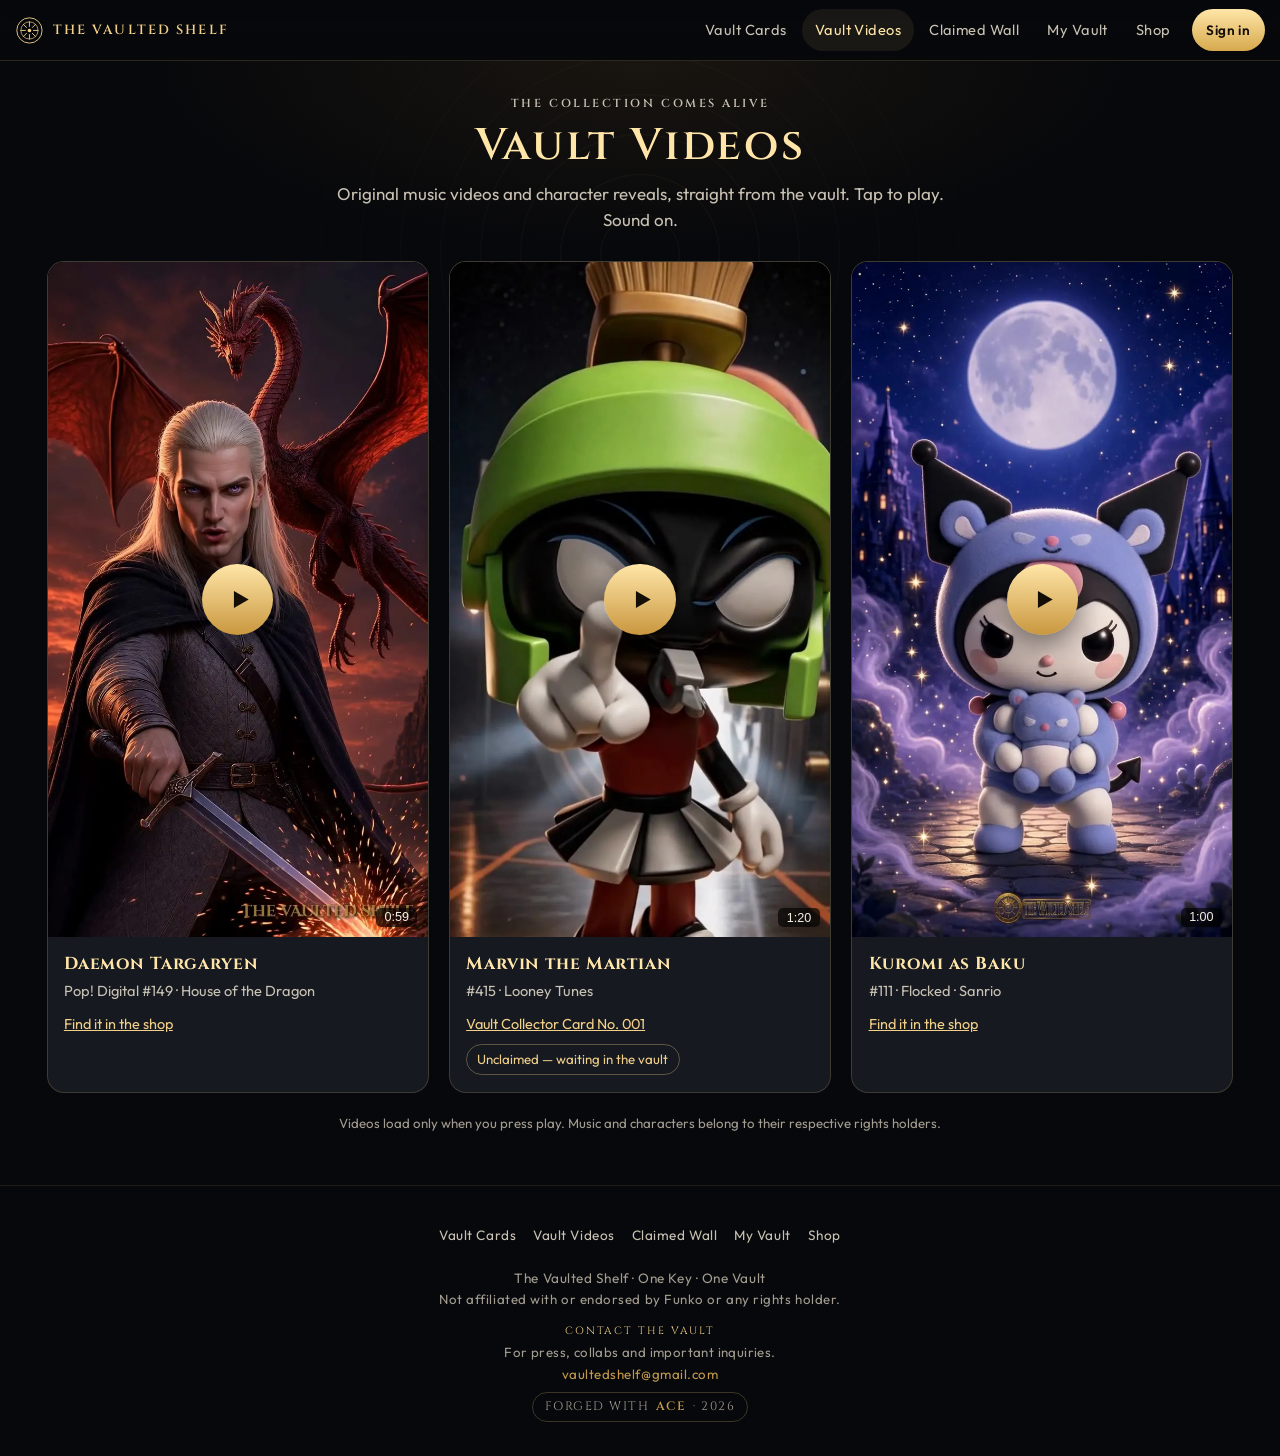
<file: videos/index.html>
<!DOCTYPE html>
<html lang="en"><head>
  <meta charset="utf-8"><meta name="viewport" content="width=device-width, initial-scale=1, viewport-fit=cover">
  <meta name="color-scheme" content="dark"><meta name="theme-color" content="#07080b">
  <meta name="description" content="Original music videos and character reveals, straight from the vault. Tap to play. Sound on.">
  <meta name="referrer" content="strict-origin-when-cross-origin">
  <link rel="canonical" href="https://vaultedshelf.com/videos/">
  <title>Vault Videos · The Vaulted Shelf</title>
  <link rel="icon" href="../assets/favicon.svg" type="image/svg+xml">
  <link rel="preconnect" href="https://fonts.googleapis.com"><link rel="preconnect" href="https://fonts.gstatic.com" crossorigin>
  <link href="https://fonts.googleapis.com/css2?family=Cinzel:wght@400;500;600;700&family=Cormorant+Garamond:ital,wght@0,500;0,600;1,500;1,600&family=Outfit:wght@400;500;600&display=swap" rel="stylesheet">
  <link rel="stylesheet" href="../assets/site.css"><link rel="stylesheet" href="../assets/vault.css">
</head>
<body data-page="videos" data-base="../">
  <div id="vnav-slot"></div>
  <main id="main" class="vpage"><div class="vwrap">
    <header class="vhead"><p class="kicker">The collection comes alive</p><h1>Vault Videos</h1><p>Original music videos and character reveals, straight from the vault. Tap to play. Sound on.</p></header>
    <div class="vgrid" id="videos"></div><p class="tiny" style="text-align:center;margin-top:1.2rem">Videos load only when you press play. Music and characters belong to their respective rights holders.</p>
  </div></main>
  <div id="vfoot-slot">
  <footer class="vfoot">
    <p>The Vaulted Shelf · One Key · One Vault</p>
    <p class="vfoot-contact"><span class="vfoot-kicker">Contact the vault</span>
      For press, collabs and important inquiries.<br>
      <span class="vfoot-mail">vaultedshelf [at] gmail [dot] com</span></p>
  </footer>
</div>
  <script defer src="../assets/vendor/supabase-2.90.1.js"></script>
  <script defer src="../assets/vault-config.js"></script><script defer src="../assets/vault-data.js"></script><script defer src="../assets/vault-app.js"></script>
</body></html>
</file>
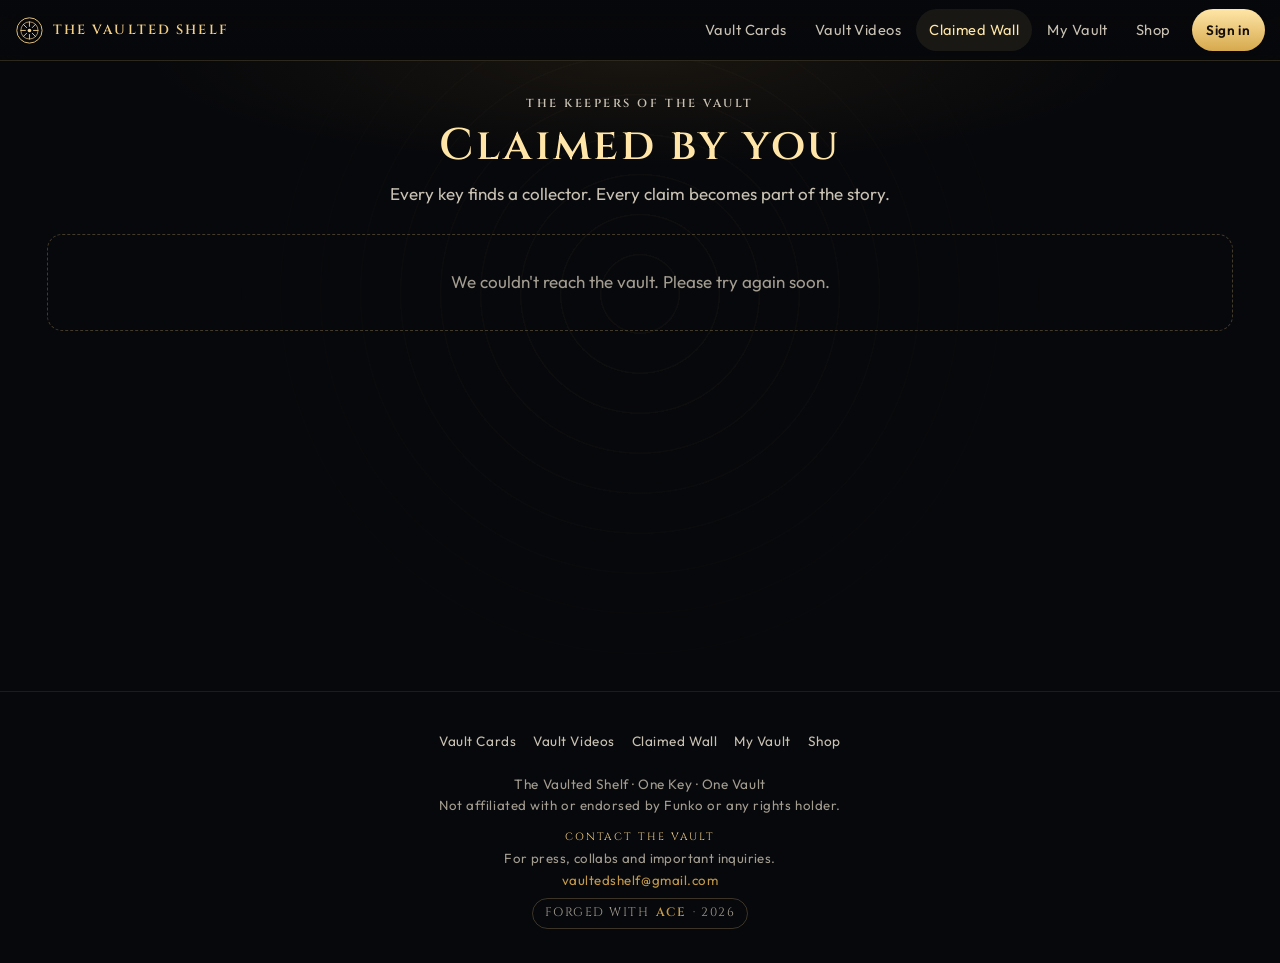
<file: wall/index.html>
<!DOCTYPE html>
<html lang="en"><head>
  <meta charset="utf-8"><meta name="viewport" content="width=device-width, initial-scale=1, viewport-fit=cover">
  <meta name="color-scheme" content="dark"><meta name="theme-color" content="#07080b">
  <meta name="description" content="Every key finds a collector. Every claim becomes part of the story.">
  <meta name="referrer" content="strict-origin-when-cross-origin">
  <link rel="canonical" href="https://vaultedshelf.com/wall/">
  <title>Claimed by you · The Vaulted Shelf</title>
  <link rel="icon" href="../assets/favicon.svg" type="image/svg+xml">
  <link rel="preconnect" href="https://fonts.googleapis.com"><link rel="preconnect" href="https://fonts.gstatic.com" crossorigin>
  <link href="https://fonts.googleapis.com/css2?family=Cinzel:wght@400;500;600;700&family=Cormorant+Garamond:ital,wght@0,500;0,600;1,500;1,600&family=Outfit:wght@400;500;600&display=swap" rel="stylesheet">
  <link rel="stylesheet" href="../assets/site.css"><link rel="stylesheet" href="../assets/vault.css">
</head>
<body data-page="wall" data-base="../">
  <div id="vnav-slot"></div>
  <main id="main" class="vpage"><div class="vwrap">
    <header class="vhead"><p class="kicker">The keepers of the vault</p><h1>Claimed by you</h1><p>Every key finds a collector. Every claim becomes part of the story.</p></header>
    <div id="wall"><p class="vstatus">Checking the vault…</p></div>
  </div></main>
  <div id="vfoot-slot">
  <footer class="vfoot">
    <p>The Vaulted Shelf · One Key · One Vault</p>
    <p class="vfoot-contact"><span class="vfoot-kicker">Contact the vault</span>
      For press, collabs and important inquiries.<br>
      <span class="vfoot-mail">vaultedshelf [at] gmail [dot] com</span></p>
  </footer>
</div>
  <script defer src="../assets/vendor/supabase-2.90.1.js"></script>
  <script defer src="../assets/vault-config.js"></script><script defer src="../assets/vault-data.js"></script><script defer src="../assets/vault-app.js"></script>
</body></html>
</file>
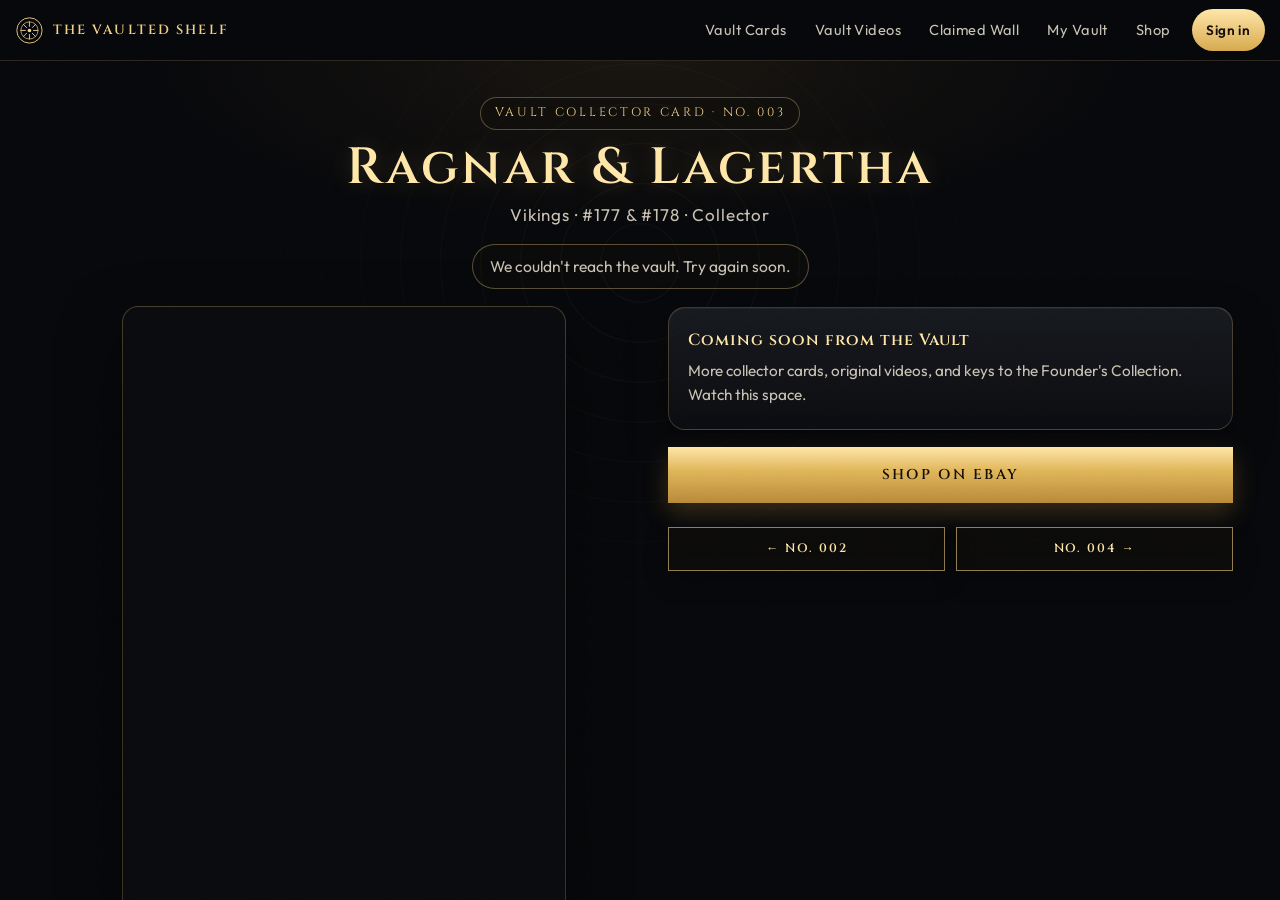
<file: c/003/index.html>
<!DOCTYPE html>
<html lang="en"><head>
<meta charset="utf-8">
<meta http-equiv="Content-Security-Policy" content="default-src 'none'; style-src 'unsafe-inline'; img-src 'self'; base-uri 'none'; form-action 'none'">
<meta name="viewport" content="width=device-width, initial-scale=1">
<meta name="referrer" content="strict-origin-when-cross-origin">
<title>No. 003 · Ragnar &amp; Lagertha · The Vaulted Shelf</title>
<meta name="description" content="Vault Collector Card No. 003: Ragnar &amp; Lagertha. Claimed or still sealed? Open the vault.">
<link rel="canonical" href="https://vaultedshelf.com/?card=003">
<meta property="og:type" content="website">
<meta property="og:site_name" content="The Vaulted Shelf">
<meta property="og:title" content="No. 003 · Ragnar &amp; Lagertha · The Vaulted Shelf">
<meta property="og:description" content="Vault Collector Card No. 003: Ragnar &amp; Lagertha. Claimed or still sealed? Open the vault.">
<meta property="og:url" content="https://vaultedshelf.com/c/003/">
<meta property="og:image" content="https://vaultedshelf.com/assets/share/003.jpg">
<meta property="og:image:width" content="1200"><meta property="og:image:height" content="630">
<meta name="twitter:card" content="summary_large_image">
<meta name="twitter:image" content="https://vaultedshelf.com/assets/share/003.jpg">
<meta http-equiv="refresh" content="0;url=../../?card=003">
<link rel="icon" href="../../assets/favicon.svg" type="image/svg+xml">
</head><body style="background:#07080b;color:#f3d089;font-family:Georgia,serif;text-align:center;padding:3rem 1rem">
<p>Opening vault No. 003…</p><p><a style="color:#ffe6a8" href="../../?card=003">Continue to Ragnar &amp; Lagertha</a></p>
</body></html>
</file>
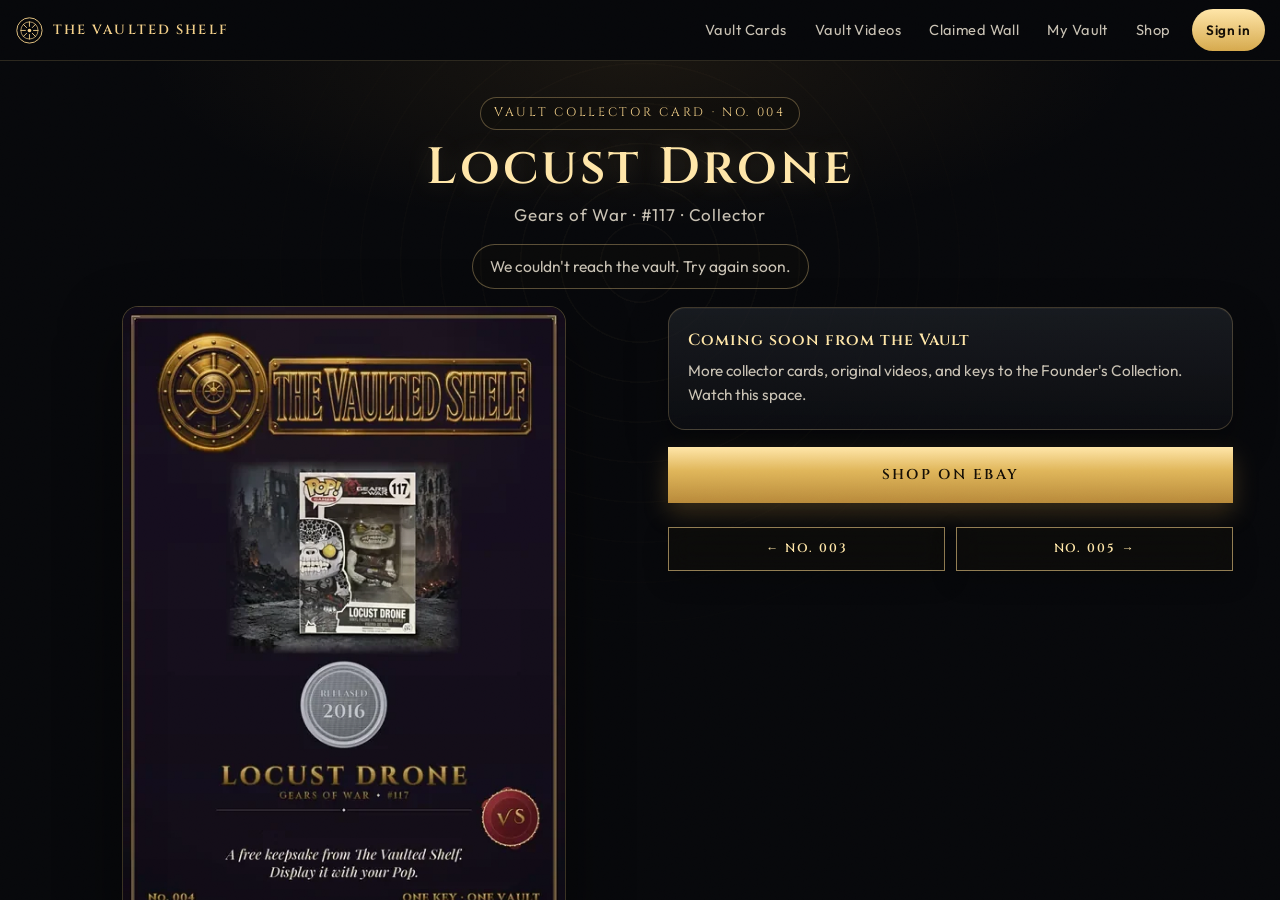
<file: c/004/index.html>
<!DOCTYPE html>
<html lang="en"><head>
<meta charset="utf-8">
<meta http-equiv="Content-Security-Policy" content="default-src 'none'; style-src 'unsafe-inline'; img-src 'self'; base-uri 'none'; form-action 'none'">
<meta name="viewport" content="width=device-width, initial-scale=1">
<meta name="referrer" content="strict-origin-when-cross-origin">
<title>No. 004 · Locust Drone · The Vaulted Shelf</title>
<meta name="description" content="Vault Collector Card No. 004: Locust Drone. Claimed or still sealed? Open the vault.">
<link rel="canonical" href="https://vaultedshelf.com/?card=004">
<meta property="og:type" content="website">
<meta property="og:site_name" content="The Vaulted Shelf">
<meta property="og:title" content="No. 004 · Locust Drone · The Vaulted Shelf">
<meta property="og:description" content="Vault Collector Card No. 004: Locust Drone. Claimed or still sealed? Open the vault.">
<meta property="og:url" content="https://vaultedshelf.com/c/004/">
<meta property="og:image" content="https://vaultedshelf.com/assets/share/004.jpg">
<meta property="og:image:width" content="1200"><meta property="og:image:height" content="630">
<meta name="twitter:card" content="summary_large_image">
<meta name="twitter:image" content="https://vaultedshelf.com/assets/share/004.jpg">
<meta http-equiv="refresh" content="0;url=../../?card=004">
<link rel="icon" href="../../assets/favicon.svg" type="image/svg+xml">
</head><body style="background:#07080b;color:#f3d089;font-family:Georgia,serif;text-align:center;padding:3rem 1rem">
<p>Opening vault No. 004…</p><p><a style="color:#ffe6a8" href="../../?card=004">Continue to Locust Drone</a></p>
</body></html>
</file>
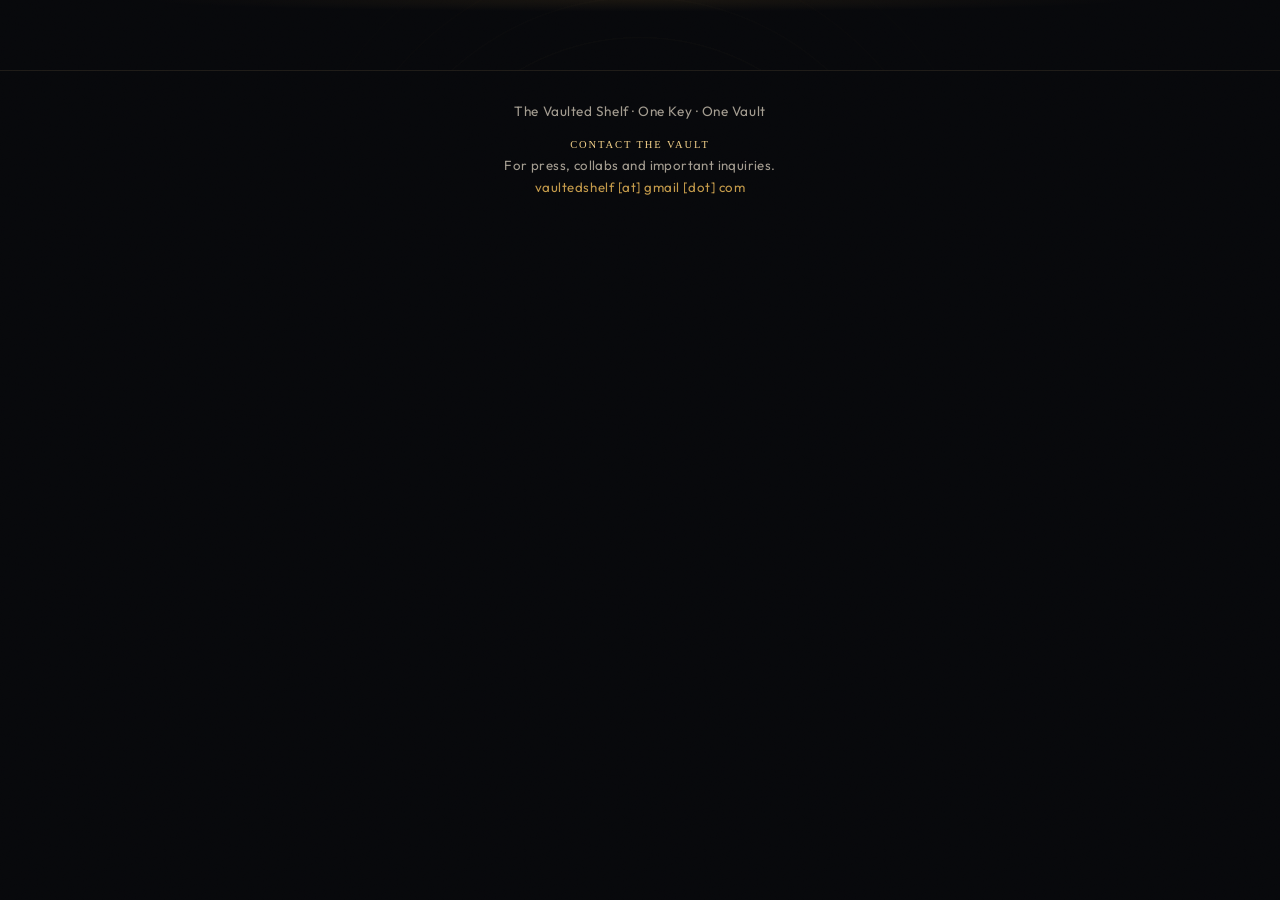
<file: c/017/index.html>
<!DOCTYPE html>
<html lang="en"><head>
<meta charset="utf-8">
<meta http-equiv="Content-Security-Policy" content="default-src 'none'; style-src 'unsafe-inline'; img-src 'self'; base-uri 'none'; form-action 'none'">
<meta name="viewport" content="width=device-width, initial-scale=1">
<meta name="referrer" content="strict-origin-when-cross-origin">
<title>No. 017 · Fly Boy Bart · The Vaulted Shelf</title>
<meta name="description" content="Vault Collector Card No. 017: Fly Boy Bart. Claimed or still sealed? Open the vault.">
<link rel="canonical" href="https://vaultedshelf.com/?card=017">
<meta property="og:type" content="website">
<meta property="og:site_name" content="The Vaulted Shelf">
<meta property="og:title" content="No. 017 · Fly Boy Bart · The Vaulted Shelf">
<meta property="og:description" content="Vault Collector Card No. 017: Fly Boy Bart. Claimed or still sealed? Open the vault.">
<meta property="og:url" content="https://vaultedshelf.com/c/017/">
<meta property="og:image" content="https://vaultedshelf.com/assets/share/017.jpg">
<meta property="og:image:width" content="1200"><meta property="og:image:height" content="630">
<meta name="twitter:card" content="summary_large_image">
<meta name="twitter:image" content="https://vaultedshelf.com/assets/share/017.jpg">
<meta http-equiv="refresh" content="0;url=../../?card=017">
<link rel="icon" href="../../assets/favicon.svg" type="image/svg+xml">
</head><body style="background:#07080b;color:#f3d089;font-family:Georgia,serif;text-align:center;padding:3rem 1rem">
<p>Opening vault No. 017…</p><p><a style="color:#ffe6a8" href="../../?card=017">Continue to Fly Boy Bart</a></p>
</body></html>
</file>
<file: assets/site.css>
/* The Vaulted Shelf — shared base styles (moved out of index.html for v2) */
:root {
  --bg: #07080b;
  --bg-raise: #101215;
  --steel: #2a3036;
  --steel-lite: #4a525c;
  --gold: #f3d089;
  --gold-bright: #ffe6a8;
  --gold-mid: #d4af37;
  --gold-deep: #c49a4a;
  --gold-ink: #140e06;
  --ink: #f4efe4;
  --muted: #c9c2b4;
  --dim: #a39c90;
  --line: rgba(243, 208, 137, 0.32);
  --line-strong: rgba(243, 208, 137, 0.55);
  --glow: rgba(243, 208, 137, 0.22);
  --font-display: "Cinzel", Palatino, "Times New Roman", serif;
  --font-flourish: "Cormorant Garamond", Palatino, Georgia, serif;
  --font-body: "Outfit", "Segoe UI", system-ui, sans-serif;
  --max: 42rem;
  --pad: 1.35rem;
  --radius-panel: 1.15rem;
}

* { box-sizing: border-box; margin: 0; padding: 0; }
html { scroll-behavior: smooth; overflow-x: hidden; }
html, body {
  background: var(--bg);
  color: var(--ink);
  font-family: var(--font-body);
  font-size: 17px;
  line-height: 1.55;
  -webkit-font-smoothing: antialiased;
  text-rendering: optimizeLegibility;
}
body {
  min-height: 100vh;
  min-height: 100dvh;
  overflow-x: hidden;
}
img { display: block; max-width: 100%; height: auto; }
a { color: var(--gold); }
a:focus-visible, button:focus-visible, input:focus-visible {
  outline: 2px solid var(--gold-bright);
  outline-offset: 3px;
}

.grain {
  pointer-events: none;
  position: fixed;
  inset: 0;
  z-index: 40;
  opacity: 0.055;
  mix-blend-mode: overlay;
  background-image: url("data:image/svg+xml,%3Csvg xmlns='http://www.w3.org/2000/svg' width='180' height='180'%3E%3Cfilter id='n'%3E%3CfeTurbulence type='fractalNoise' baseFrequency='.85' numOctaves='2' stitchTiles='stitch'/%3E%3C/filter%3E%3Crect width='180' height='180' filter='url(%23n)' opacity='.7'/%3E%3C/svg%3E");
}

.wrap {
  position: relative;
  width: min(100%, var(--max));
  margin: 0 auto;
  padding-left: max(var(--pad), env(safe-area-inset-left));
  padding-right: max(var(--pad), env(safe-area-inset-right));
}

/* ---------- Hero ---------- */
.hero {
  position: relative;
  isolation: isolate;
  overflow: hidden;
  min-height: 100vh;
  min-height: 100dvh;
  display: grid;
  align-items: end;
  color: var(--ink);
}
.hero-art {
  position: absolute;
  inset: 0;
  z-index: 0;
}
.hero-art img {
  width: 100%;
  height: 100%;
  object-fit: cover;
  object-position: center 42%;
}
.hero-shade {
  position: absolute;
  inset: 0;
  z-index: 1;
  pointer-events: none;
  background:
    linear-gradient(180deg, rgba(7, 8, 11, 0.28) 0%, rgba(7, 8, 11, 0.08) 32%, rgba(7, 8, 11, 0.35) 58%, rgba(7, 8, 11, 0.92) 100%),
    radial-gradient(ellipse 80% 50% at 50% 100%, rgba(184, 137, 58, 0.16), transparent 60%);
}
.hero-glow {
  position: absolute;
  z-index: 1;
  pointer-events: none;
  width: 55%;
  height: 70%;
  right: -4%;
  top: 12%;
  background: radial-gradient(circle at 40% 50%, rgba(243, 208, 137, 0.20), transparent 62%);
  animation: pulse-glow 6.5s ease-in-out infinite;
  mix-blend-mode: screen;
}
@keyframes pulse-glow {
  0%, 100% { opacity: 0.55; transform: scale(1); }
  50% { opacity: 1; transform: scale(1.06); }
}

.hero-content {
  position: relative;
  z-index: 2;
  width: min(100%, 40rem);
  margin: 0 auto;
  padding: 0 max(var(--pad), env(safe-area-inset-left)) 2.4rem;
  padding-right: max(var(--pad), env(safe-area-inset-right));
  padding-bottom: max(2.4rem, env(safe-area-inset-bottom));
  text-align: center;
}
.hero-kicker {
  font-family: var(--font-display);
  font-size: 0.68rem;
  font-weight: 600;
  letter-spacing: 0.26em;
  text-transform: uppercase;
  color: var(--gold);
  margin-bottom: 1rem;
  text-shadow: 0 0 18px rgba(243, 208, 137, 0.25);
}
.logo { margin: 0 auto 0.2rem; }
.logo img {
  width: min(28.5rem, 100%);
  margin: 0 auto;
  filter: drop-shadow(0 0 18px rgba(243, 208, 137, 0.35));
  background: transparent;
}
.tagline {
  margin: 0.2rem 0 0;
  font-family: var(--font-flourish);
  font-style: italic;
  font-weight: 500;
  font-size: clamp(1.4rem, 5vw, 1.95rem);
  letter-spacing: 0.18em;
  color: var(--gold);
}
.tagline-dots { margin: 0 0.15em; opacity: 0.8; }

.card-badge {
  display: none;
  width: max-content;
  margin: 1.15rem auto 0;
  padding: 0.5rem 1.15rem 0.45rem;
  border: 1px solid var(--line-strong);
  background:
    linear-gradient(180deg, rgba(243, 208, 137, 0.16), rgba(20, 14, 6, 0.35));
  color: var(--gold-bright);
  font-family: var(--font-display);
  font-size: 0.78rem;
  font-weight: 600;
  letter-spacing: 0.22em;
  text-transform: uppercase;
  box-shadow: 0 0 28px rgba(243, 208, 137, 0.18), 0 0 0 1px rgba(0,0,0,0.4) inset;
  backdrop-filter: blur(10px);
  -webkit-backdrop-filter: blur(10px);
}
.card-badge.is-on { display: inline-block; }

.card-claim-hero {
  display: none;
  margin: 0.7rem auto 0;
  max-width: 22rem;
  font-family: var(--font-flourish);
  font-style: italic;
  font-size: 1.12rem;
  color: var(--gold-bright);
  line-height: 1.35;
}
.card-claim-hero.is-on { display: block; }
.card-claim-hero a {
  display: inline-block;
  margin-top: 0.2rem;
  font-family: var(--font-display);
  font-style: normal;
  font-size: 0.68rem;
  font-weight: 600;
  letter-spacing: 0.16em;
  text-transform: uppercase;
  color: var(--gold);
  text-decoration: none;
  border-bottom: 1px solid var(--line);
}
.card-claim-hero a:hover { color: var(--gold-bright); }

.claim-panel .claim-character {
  margin-top: 0.35rem;
  font-family: var(--font-display);
  font-size: clamp(1.15rem, 3.5vw, 1.45rem);
  font-weight: 500;
  letter-spacing: 0.04em;
  color: var(--gold-bright);
}
.claim-panel .claim-edition {
  margin-top: 0.25rem;
  color: var(--dim);
  font-size: 0.95rem;
}
.claim-by {
  margin-top: 1.05rem;
  padding: 0.85rem 1rem;
  border: 1px solid var(--line);
  border-radius: 0.75rem;
  background: rgba(8, 9, 12, 0.42);
  color: var(--ink);
  font-size: 1.05rem;
  line-height: 1.45;
}
.claim-by strong {
  font-family: var(--font-display);
  font-weight: 600;
  color: var(--gold-bright);
  letter-spacing: 0.03em;
}
.claim-by .when {
  display: block;
  margin-top: 0.25rem;
  color: var(--dim);
  font-size: 0.88rem;
}
.claim-panel[hidden],
.card-claim-hero[hidden],
#claim-form[hidden] { display: none !important; }

.hero-ctas {
  display: grid;
  gap: 0.7rem;
  margin: 1.45rem auto 0;
  width: min(100%, 22rem);
}
.forged {
  margin-top: 1.15rem;
  font-family: var(--font-display);
  font-size: 0.62rem;
  font-weight: 500;
  letter-spacing: 0.2em;
  text-transform: uppercase;
  color: var(--dim);
}
.forged span { color: var(--gold-deep); }

.scroll-hint {
  position: absolute;
  z-index: 2;
  left: 50%;
  bottom: max(0.7rem, env(safe-area-inset-bottom));
  transform: translateX(-50%);
  display: none;
  color: var(--gold);
  text-decoration: none;
  opacity: 0.75;
}
.scroll-hint svg { width: 22px; height: 22px; animation: bob 2.2s ease-in-out infinite; }
@keyframes bob {
  0%, 100% { transform: translateY(0); }
  50% { transform: translateY(6px); }
}

/* ---------- Buttons ---------- */
.btn {
  display: flex;
  align-items: center;
  justify-content: center;
  gap: 0.65rem;
  min-height: 3.35rem;
  padding: 0.8rem 1.15rem;
  font-family: var(--font-display);
  font-size: 0.84rem;
  font-weight: 600;
  letter-spacing: 0.16em;
  text-transform: uppercase;
  text-decoration: none;
  border: 0;
  cursor: pointer;
  transition: transform 0.15s ease, box-shadow 0.15s ease, filter 0.15s ease, background 0.15s ease, color 0.15s ease;
}
.btn svg { width: 1.15rem; height: 1.15rem; flex: 0 0 auto; }
.btn-primary {
  color: var(--gold-ink);
  background: linear-gradient(180deg, #ffe6a8 0%, #e0b65a 42%, #b8893a 100%);
  box-shadow:
    0 1px 0 rgba(255, 230, 168, 0.55) inset,
    0 10px 24px rgba(184, 137, 58, 0.28);
  position: relative;
  overflow: hidden;
}
.btn-primary::after {
  content: "";
  position: absolute;
  inset: 0;
  background: linear-gradient(105deg, transparent 40%, rgba(255,255,255,0.28) 50%, transparent 60%);
  transform: translateX(-120%);
  animation: sheen 5.5s ease-in-out 1.2s infinite;
}
@keyframes sheen {
  0%, 70% { transform: translateX(-120%); }
  85% { transform: translateX(120%); }
  100% { transform: translateX(120%); }
}
.btn-primary:hover { filter: brightness(1.06); }
.btn-primary:active { transform: translateY(1px); }
.btn-ghost {
  color: var(--gold-bright);
  background: rgba(16, 14, 10, 0.62);
  border: 1px solid rgba(243, 208, 137, 0.58);
  backdrop-filter: blur(12px);
  -webkit-backdrop-filter: blur(12px);
  box-shadow: 0 8px 24px rgba(0,0,0,0.28);
}
.btn-ghost:hover { background: rgba(243, 208, 137, 0.12); }

/* ---------- Main / panels ---------- */
main {
  position: relative;
  z-index: 2;
  overflow-x: hidden;
  padding: 1.1rem 0 3rem;
  background:
    radial-gradient(ellipse 70% 30% at 50% 0%, rgba(184, 137, 58, 0.10), transparent 55%),
    var(--bg);
}
main::before {
  content: "";
  pointer-events: none;
  position: absolute;
  inset: -8% 50% auto;
  width: min(140vw, 52rem);
  height: min(140vw, 52rem);
  transform: translate(-50%, -18%);
  border-radius: 50%;
  background:
    repeating-radial-gradient(
      circle at center,
      transparent 0,
      transparent 38px,
      rgba(243, 208, 137, 0.04) 39px,
      rgba(243, 208, 137, 0.04) 40px
    );
  mask-image: radial-gradient(circle at center, #000 0%, transparent 72%);
  -webkit-mask-image: radial-gradient(circle at center, #000 0%, transparent 72%);
}

.panel {
  position: relative;
  margin: 0 auto 1.15rem;
  padding: 1.55rem 1.3rem 1.5rem;
  background:
    linear-gradient(180deg, rgba(28, 26, 22, 0.62), rgba(10, 11, 14, 0.78));
  border: 1px solid var(--line);
  border-radius: var(--radius-panel);
  box-shadow:
    0 0 0 1px rgba(0, 0, 0, 0.45) inset,
    0 18px 44px rgba(0, 0, 0, 0.32),
    0 0 40px rgba(184, 137, 58, 0.05);
  backdrop-filter: blur(18px) saturate(1.15);
  -webkit-backdrop-filter: blur(18px) saturate(1.15);
}
.panel::before {
  content: "";
  position: absolute;
  inset: 0;
  border-radius: inherit;
  pointer-events: none;
  background: linear-gradient(180deg, rgba(255, 230, 168, 0.10), transparent 28%);
}
.panel-corners { pointer-events: none; position: absolute; inset: 9px; }
.panel-corners span {
  position: absolute;
  width: 12px;
  height: 12px;
  border: 1px solid var(--gold-deep);
}
.panel-corners .tl { top: 0; left: 0; border-right: 0; border-bottom: 0; }
.panel-corners .tr { top: 0; right: 0; border-left: 0; border-bottom: 0; }
.panel-corners .bl { bottom: 0; left: 0; border-right: 0; border-top: 0; }
.panel-corners .br { bottom: 0; right: 0; border-left: 0; border-top: 0; }

.kicker {
  font-family: var(--font-display);
  font-size: 0.68rem;
  font-weight: 600;
  letter-spacing: 0.22em;
  text-transform: uppercase;
  color: var(--gold-deep);
  margin-bottom: 0.45rem;
  white-space: nowrap;
}
h2 {
  font-family: var(--font-display);
  font-weight: 600;
  font-size: clamp(1.4rem, 5.2vw, 1.75rem);
  letter-spacing: 0.06em;
  color: var(--gold-bright);
  line-height: 1.25;
  margin-bottom: 0.7rem;
}
.panel p { color: var(--muted); font-size: 1.02rem; }
.panel p + p { margin-top: 0.7rem; }

.soon {
  display: inline-block;
  margin-top: 0.15rem;
  padding: 0.18rem 0.5rem 0.14rem;
  border: 1px solid var(--line);
  color: var(--gold);
  font-family: var(--font-display);
  font-size: 0.58rem;
  font-weight: 600;
  letter-spacing: 0.18em;
  text-transform: uppercase;
  white-space: nowrap;
  border-radius: 99px;
}

.rewards {
  list-style: none;
  margin: 1.2rem 0 0;
  display: grid;
  gap: 0.55rem;
}
.rewards li {
  display: grid;
  grid-template-columns: 2.2rem 1fr;
  grid-template-areas:
    "ico name"
    "ico soon";
  align-items: center;
  column-gap: 0.75rem;
  row-gap: 0.2rem;
  padding: 0.8rem 0.85rem;
  background: rgba(8, 9, 12, 0.42);
  border: 1px solid rgba(243, 208, 137, 0.16);
  border-radius: 0.75rem;
}
.rewards .ico { grid-area: ico; }
.rewards .name { grid-area: name; }
.rewards .soon { grid-area: soon; justify-self: start; }
.rewards li.capstone {
  margin-top: 0.2rem;
  border-color: var(--line-strong);
  background:
    linear-gradient(90deg, rgba(243, 208, 137, 0.12), rgba(8, 9, 12, 0.3) 55%);
}
.rewards .ico {
  width: 2.2rem;
  height: 2.2rem;
  display: grid;
  place-items: center;
}
.rewards .ico svg { width: 1.55rem; height: 1.55rem; }
.rewards .name {
  font-family: var(--font-display);
  font-size: 0.9rem;
  font-weight: 500;
  letter-spacing: 0.03em;
  color: var(--ink);
  line-height: 1.3;
}
.capstone .name { color: var(--gold-bright); }

/* ---------- Shop ---------- */
.shop {
  text-align: center;
  padding: 1.8rem 0 0.5rem;
}
.shop h2 { margin-bottom: 1.1rem; }
.btns {
  display: grid;
  gap: 0.75rem;
  max-width: 22rem;
  width: 100%;
  margin: 0 auto;
}

/* ---------- Join the Vault ---------- */
.join-form {
  display: grid;
  gap: 0.85rem;
  margin-top: 1.15rem;
}
.join-field label {
  display: block;
  font-family: var(--font-display);
  font-size: 0.68rem;
  font-weight: 600;
  letter-spacing: 0.18em;
  text-transform: uppercase;
  color: var(--gold-deep);
  margin-bottom: 0.4rem;
}
.join-field .hint {
  font-family: var(--font-body);
  font-size: 0.72rem;
  font-weight: 400;
  letter-spacing: 0.04em;
  text-transform: none;
  color: var(--dim);
  margin-left: 0.35rem;
}
.join-field input {
  width: 100%;
  min-height: 3.15rem;
  padding: 0.75rem 0.9rem;
  background: rgba(8, 9, 12, 0.65);
  border: 1px solid var(--line);
  color: var(--ink);
  font-family: var(--font-body);
  font-size: 1rem;
  border-radius: 0.55rem;
  appearance: none;
  -webkit-appearance: none;
}
.join-field input::placeholder { color: var(--dim); opacity: 0.9; }
.join-field input:focus {
  outline: 2px solid var(--gold-bright);
  outline-offset: 2px;
  border-color: var(--line-strong);
}
.join-form .btn { width: 100%; margin-top: 0.15rem; border-radius: 0.55rem; }
.join-form .btn[disabled] {
  cursor: wait;
  filter: saturate(0.7);
  opacity: 0.85;
}
.join-note {
  margin-top: 0.15rem;
  color: var(--dim);
  font-size: 0.86rem;
  line-height: 1.45;
}
.join-status {
  min-height: 1.3em;
  margin-top: 0.15rem;
  font-size: 0.92rem;
  color: var(--gold);
}
.join-status.is-error { color: #e8b4b4; }
.join-status.is-ok { color: var(--gold-bright); }
.join-form.is-done .join-field,
.join-form.is-done .btn { display: none; }

/* ---------- Footer ---------- */
footer {
  position: relative;
  z-index: 2;
  padding: 1.6rem var(--pad) max(2.1rem, env(safe-area-inset-bottom));
  text-align: center;
  color: var(--dim);
  font-size: 0.8rem;
  letter-spacing: 0.04em;
  background: var(--bg);
}
footer .mark {
  display: block;
  margin: 0 auto 0.65rem;
  width: 36px;
  height: 36px;
  opacity: 0.85;
}
footer .store {
  font-family: var(--font-display);
  font-size: 0.68rem;
  letter-spacing: 0.18em;
  text-transform: uppercase;
  color: var(--gold-deep);
  margin-bottom: 0.25rem;
}
footer .forged-badge {
  display: inline-flex;
  align-items: center;
  gap: 0.4rem;
  margin-top: 0.85rem;
  padding: 0.28rem 0.7rem;
  border: 1px solid rgba(243, 208, 137, 0.22);
  border-radius: 99px;
  font-family: var(--font-display);
  font-size: 0.58rem;
  letter-spacing: 0.18em;
  text-transform: uppercase;
  color: var(--dim);
}
footer .forged-badge b {
  font-weight: 600;
  color: var(--gold-deep);
}

/* ---------- Reveal ---------- */
.reveal {
  opacity: 0;
  transform: translateY(22px);
  transition: opacity 0.7s ease, transform 0.7s ease;
}
.reveal.is-in,
.reveal.is-visible {
  opacity: 1;
  transform: none;
}

@media (max-width: 719px) {
  .hero {
    display: flex;
    flex-direction: column;
    align-items: stretch;
    min-height: 100vh;
    min-height: 100dvh;
  }
  .hero-art {
    position: relative;
    flex: 0 0 46dvh;
    height: 46dvh;
    min-height: 46dvh;
    max-height: 48dvh;
    inset: auto;
  }
  .hero-art::after {
    content: "";
    position: absolute;
    inset: 0;
    pointer-events: none;
    background:
      linear-gradient(180deg, rgba(7, 8, 11, 0.10) 0%, transparent 30%, rgba(7, 8, 11, 0.20) 68%, rgba(7, 8, 11, 0.97) 100%);
  }
  .hero-glow {
    width: 80%;
    height: 45%;
    right: -8%;
    top: 6%;
  }
  .hero-shade { display: none; }
  .hero-content {
    width: 100%;
    margin: 0;
    margin-top: -2.4rem;
    padding-top: 1.6rem;
    padding-bottom: max(1.15rem, env(safe-area-inset-bottom));
    background: linear-gradient(180deg, transparent 0%, var(--bg) 18%);
    text-align: center;
    z-index: 2;
    flex: 1 0 auto;
  }
  .logo img { width: min(22.5rem, 92%); }
  .hero-kicker { margin-bottom: 0.55rem; }
  .tagline { font-size: clamp(1.28rem, 6.2vw, 1.55rem); }
  .hero-ctas { margin-top: 0.95rem; gap: 0.55rem; }
  .hero-ctas .btn { min-height: 3.05rem; }
  .forged { margin-top: 0.8rem; }
  .card-badge { margin-top: 0.85rem; }
}

@media (min-width: 720px) {
  :root { --pad: 1.6rem; }
  .hero {
    align-items: center;
  }
  .hero-art img { object-position: 78% center; }
  .hero-shade {
    background:
      linear-gradient(90deg, rgba(7, 8, 11, 0.88) 0%, rgba(7, 8, 11, 0.55) 34%, rgba(7, 8, 11, 0.12) 58%, rgba(7, 8, 11, 0.35) 100%),
      linear-gradient(180deg, rgba(7, 8, 11, 0.2) 0%, transparent 28%, rgba(7, 8, 11, 0.55) 100%);
  }
  .hero-glow {
    width: 50%;
    right: 2%;
    top: 8%;
  }
  .hero-content {
    width: min(36rem, 46vw);
    margin: 0;
    margin-left: max(4vw, calc((100vw - 72rem) / 2));
    padding: 3.2rem var(--pad) 3rem;
    text-align: left;
  }
  .logo img { margin: 0; }
  .card-badge { margin-left: 0; }
  .card-claim-hero { margin-left: 0; margin-right: 0; max-width: 22rem; }
  .hero-ctas { margin-left: 0; }
  .hero-kicker { margin-bottom: 1.15rem; }
  .scroll-hint { display: grid; place-items: center; }
  .rewards li {
    grid-template-columns: 2.2rem 1fr auto;
    grid-template-areas: "ico name soon";
    align-items: center;
  }
  .rewards .soon { justify-self: end; }
  .panel { padding: 1.8rem 1.7rem 1.7rem; }
  .join-fields {
    display: grid;
    grid-template-columns: 1.2fr 0.8fr;
    gap: 0.75rem;
  }
}

/* ---------- Claim reveal overlay ---------- */
.claim-reveal[hidden] { display: none !important; }
.claim-reveal {
  position: fixed;
  inset: 0;
  z-index: 80;
  display: grid;
  place-items: center;
  background: #05060a;
  color: var(--ink);
}
.claim-reveal-stage {
  position: relative;
  width: 100%;
  height: 100%;
  display: grid;
  place-items: center;
  overflow: hidden;
}
.claim-reveal-stage video,
.claim-reveal-fallback {
  width: 100%;
  height: 100%;
  object-fit: contain;
  background: #05060a;
}
.claim-reveal-stage video {
  max-height: 100%;
  max-width: 100%;
}
.claim-reveal img {
  max-width: none;
  height: 100%;
  width: 100%;
}
.claim-reveal-fallback {
  position: absolute;
  inset: 0;
  background: #05060a;
}
.claim-reveal [hidden] { display: none !important; }
.claim-reveal-fallback img,
.claim-reveal-hold {
  position: absolute;
  inset: 0;
  width: 100%;
  height: 100%;
  object-fit: contain;
}
.reveal-door { background: #05060a; }
.reveal-gold {
  position: absolute;
  inset: 0;
  width: 100%;
  height: 100%;
  pointer-events: none;
}
.reveal-gold {
  z-index: 3;
  background:
    radial-gradient(circle at 50% 42%, rgba(255, 214, 120, 0.42) 0%, rgba(243, 208, 137, 0.1) 28%, transparent 62%);
  opacity: 0;
  pointer-events: none;
  transition: opacity 1.2s ease;
}
.reveal-door { z-index: 2; transition: opacity 1s ease; }
.reveal-character {
  z-index: 3;
  opacity: 0;
  transition: opacity 1s ease 0.35s;
}
.claim-reveal-fallback.is-open .reveal-gold { opacity: 1; }
.claim-reveal-fallback.is-open.has-character .reveal-door { opacity: 0; }
.claim-reveal-fallback.is-open.has-character .reveal-character { opacity: 1; }
.claim-reveal-hold {
  z-index: 4;
  background: #05060a;
}
.claim-reveal-caption {
  position: absolute;
  left: 50%;
  bottom: max(4.5rem, calc(8% + env(safe-area-inset-bottom)));
  transform: translateX(-50%);
  width: min(90%, 22rem);
  margin: 0;
  text-align: center;
  font-family: var(--font-flourish);
  font-style: italic;
  font-size: clamp(1.35rem, 5vw, 2rem);
  line-height: 1.25;
  color: var(--gold-bright);
  text-shadow: 0 2px 18px rgba(0, 0, 0, 0.85);
  opacity: 0;
  pointer-events: none;
  transition: opacity 0.6s ease;
  z-index: 5;
}
.claim-reveal-caption.is-on { opacity: 1; }
.claim-reveal-caption strong {
  display: block;
  margin-top: 0.15rem;
  font-family: var(--font-display);
  font-style: normal;
  font-weight: 600;
  letter-spacing: 0.04em;
}
.claim-reveal-skip {
  position: absolute;
  left: 50%;
  bottom: max(1.1rem, env(safe-area-inset-bottom));
  transform: translateX(-50%);
  z-index: 6;
  background: transparent;
  border: 0;
  color: var(--gold);
  font-family: var(--font-display);
  font-size: 0.62rem;
  font-weight: 600;
  letter-spacing: 0.2em;
  text-transform: uppercase;
  padding: 0.7rem 1rem;
  cursor: pointer;
  opacity: 0.85;
}
.claim-reveal-skip:hover { color: var(--gold-bright); }
.claim-reveal-skip:focus { outline: none; }
.claim-reveal-skip:focus-visible {
  outline: 0;
  color: var(--gold-bright);
  text-decoration: underline;
  text-underline-offset: 0.25em;
}
body.reveal-lock { overflow: hidden; }

@media (prefers-reduced-motion: reduce) {
  html { scroll-behavior: auto; }
  .hero-glow, .btn-primary::after, .scroll-hint svg { animation: none; }
  .hero-glow { opacity: 0.75; }
  .reveal { opacity: 1; transform: none; transition: none; }
  .reveal-door, .reveal-gold, .reveal-character, .claim-reveal-caption { transition: none; }
}
</file>
<file: assets/vault.css>
/* The Vaulted Shelf v2 — collector accounts, card pages, wall, videos.
   Builds on site.css tokens: gunmetal + gold, mobile first. */

:root {
  --gun-1: #0d0f13;
  --gun-2: #161a20;
  --gun-3: #222831;
  --ok: #9fd8a4;
  --err: #ffb4a8;
  --nav-h: 3.6rem;
}

.skip-link {
  position: absolute; left: 0.75rem; top: -3rem; z-index: 100;
  padding: 0.6rem 0.9rem; background: var(--gold); color: var(--gold-ink);
  font-weight: 600; border-radius: 0.4rem; text-decoration: none;
}
.skip-link:focus { top: 0.75rem; }

/* ---------- Top nav ---------- */
.vnav {
  position: sticky; top: 0; z-index: 30;
  display: flex; align-items: center; gap: 0.5rem;
  min-height: var(--nav-h);
  padding: 0 max(0.9rem, env(safe-area-inset-left)) 0 max(0.9rem, env(safe-area-inset-left));
  padding-top: env(safe-area-inset-top);
  background: linear-gradient(180deg, rgba(7, 8, 11, 0.92), rgba(7, 8, 11, 0.74));
  border-bottom: 1px solid rgba(243, 208, 137, 0.16);
  backdrop-filter: blur(14px) saturate(1.2);
  -webkit-backdrop-filter: blur(14px) saturate(1.2);
}
.vnav.is-overlay { position: fixed; left: 0; right: 0; background: linear-gradient(180deg, rgba(7,8,11,0.78), rgba(7,8,11,0)); border-bottom-color: transparent; backdrop-filter: none; -webkit-backdrop-filter: none; }
.vnav.is-overlay.is-scrolled { background: rgba(7, 8, 11, 0.9); border-bottom-color: rgba(243, 208, 137, 0.16); backdrop-filter: blur(14px); -webkit-backdrop-filter: blur(14px); }
.vnav-brand { display: flex; align-items: center; gap: 0.5rem; text-decoration: none; color: var(--gold); margin-right: auto; }
.vnav-brand svg { width: 1.7rem; height: 1.7rem; flex: none; }
.vnav-brand span { font-family: var(--font-display); font-size: 0.78rem; font-weight: 600; letter-spacing: 0.16em; text-transform: uppercase; white-space: nowrap; }
.vnav-links { display: none; gap: 0.15rem; list-style: none; }
.vnav-links a, .vnav-account {
  display: inline-flex; align-items: center; min-height: 2.5rem; padding: 0 0.75rem;
  color: var(--muted); text-decoration: none; font-size: 0.86rem; letter-spacing: 0.03em; border-radius: 999px;
}
.vnav-links a:hover, .vnav-links a[aria-current="page"] { color: var(--gold-bright); background: rgba(243, 208, 137, 0.08); }
.vnav-account { color: var(--gold-ink); background: linear-gradient(180deg, #ffe6a8, #d6a94d); font-weight: 600; font-size: 0.8rem; padding: 0 0.85rem; max-width: 11rem; overflow: hidden; text-overflow: ellipsis; white-space: nowrap; }
.vnav-menu { display: inline-flex; align-items: center; justify-content: center; width: 2.6rem; height: 2.6rem; border-radius: 999px; border: 1px solid var(--line); background: rgba(16,14,10,0.6); color: var(--gold); cursor: pointer; }
.vnav-menu svg { width: 1.2rem; height: 1.2rem; }
.vnav-drawer { position: fixed; inset: var(--nav-h) 0 auto 0; z-index: 29; padding: 0.6rem 1rem 1.2rem; background: rgba(9, 10, 13, 0.97); border-bottom: 1px solid var(--line); }
.vnav-drawer[hidden] { display: none; }
.vnav-drawer a { display: flex; align-items: center; min-height: 3rem; padding: 0 0.4rem; color: var(--ink); text-decoration: none; border-bottom: 1px solid rgba(243,208,137,0.1); font-family: var(--font-display); letter-spacing: 0.1em; font-size: 0.85rem; text-transform: uppercase; }
.vnav-drawer a[aria-current="page"] { color: var(--gold-bright); }
@media (min-width: 860px) {
  .vnav-links { display: flex; }
  .vnav-menu, .vnav-drawer { display: none !important; }
}

/* ---------- Page shell ---------- */
.vpage { min-height: 70vh; padding: 1.4rem 0 3rem; }
.vwrap { width: min(100%, 72rem); margin: 0 auto; padding: 0 max(1.1rem, env(safe-area-inset-left)); }
.vwrap.narrow { width: min(100%, 40rem); }
.vhead { text-align: center; margin: 0.6rem auto 1.6rem; max-width: 38rem; }
.vhead h1 { font-family: var(--font-display); font-weight: 600; color: var(--gold-bright); font-size: clamp(1.7rem, 7vw, 2.6rem); letter-spacing: 0.06em; line-height: 1.15; }
.vhead p { color: var(--muted); margin-top: 0.55rem; }
.vhead .kicker { white-space: normal; }
.section-title { font-family: var(--font-display); color: var(--gold); font-size: 1.05rem; letter-spacing: 0.14em; text-transform: uppercase; margin: 2rem 0 0.9rem; text-align: center; }

.vpanel {
  position: relative; padding: 1.3rem 1.15rem; margin-bottom: 1rem;
  background: linear-gradient(180deg, rgba(30, 33, 39, 0.72), rgba(12, 13, 17, 0.9));
  border: 1px solid rgba(243, 208, 137, 0.22); border-radius: 1rem;
  box-shadow: 0 1px 0 rgba(255,255,255,0.04) inset, 0 16px 40px rgba(0,0,0,0.35);
}
.vpanel h2 { font-size: 1.05rem; margin-bottom: 0.5rem; text-align: left; }
.vpanel p { color: var(--muted); }
.vpanel p + p { margin-top: 0.5rem; }
.muted { color: var(--dim); font-size: 0.9rem; }
.tiny { font-size: 0.78rem; color: var(--dim); }

/* forms */
.vform { display: grid; gap: 0.8rem; margin-top: 0.9rem; }
.vfield label { display: block; font-size: 0.8rem; letter-spacing: 0.06em; color: var(--gold); margin-bottom: 0.35rem; }
.vfield input {
  width: 100%; min-height: 3.1rem; padding: 0.7rem 0.9rem; font: inherit; font-size: 1rem;
  color: var(--ink); background: rgba(6, 7, 10, 0.75); border: 1px solid rgba(243, 208, 137, 0.3); border-radius: 0.6rem;
  -webkit-appearance: none; appearance: none;
}
.vfield input:focus { border-color: var(--gold); outline: none; box-shadow: 0 0 0 3px rgba(243, 208, 137, 0.2); }
.vfield .help { font-size: 0.78rem; color: var(--dim); margin-top: 0.35rem; }
.handle-input { position: relative; }
.handle-input span { position: absolute; left: 0.9rem; top: 50%; transform: translateY(-50%); color: var(--gold-deep); pointer-events: none; }
.handle-input input { padding-left: 1.8rem; }
.vstatus { min-height: 1.3em; font-size: 0.9rem; color: var(--muted); }
.vstatus.is-ok { color: var(--ok); }
.vstatus.is-error { color: var(--err); }
.vform .btn[disabled] { opacity: 0.6; cursor: progress; }
.linkish { background: none; border: 0; color: var(--gold); font: inherit; font-size: 0.88rem; text-decoration: underline; cursor: pointer; padding: 0.3rem 0; }
.btn-sm { min-height: 2.6rem; font-size: 0.72rem; padding: 0.5rem 0.9rem; }
.row { display: flex; gap: 0.6rem; flex-wrap: wrap; align-items: center; }

/* ---------- Card gallery ---------- */
.cgrid { display: grid; grid-template-columns: repeat(2, minmax(0, 1fr)); gap: 0.8rem; list-style: none; }
@media (min-width: 640px) { .cgrid { grid-template-columns: repeat(3, minmax(0, 1fr)); } }
@media (min-width: 980px) { .cgrid { grid-template-columns: repeat(4, minmax(0, 1fr)); gap: 1rem; } }
@media (min-width: 640px) { .cgrid-showcase { grid-template-columns: repeat(3, minmax(0, 1fr)); } }
.ctile a { display: block; text-decoration: none; color: inherit; border-radius: 0.8rem; overflow: hidden; background: var(--gun-2); border: 1px solid rgba(243,208,137,0.18); transition: transform .2s ease, border-color .2s ease, box-shadow .2s ease; }
.ctile a:hover, .ctile a:focus-visible { transform: translateY(-3px); border-color: rgba(243,208,137,0.55); box-shadow: 0 14px 30px rgba(0,0,0,0.45), 0 0 24px rgba(243,208,137,0.12); }
.ctile .thumb { aspect-ratio: 5 / 7; background: #0a0b0e; position: relative; }
.ctile .thumb img { width: 100%; height: 100%; object-fit: cover; }
.ctile .meta { padding: 0.6rem 0.7rem 0.75rem; }
.ctile .no { font-family: var(--font-display); font-size: 0.7rem; letter-spacing: 0.16em; color: var(--gold-deep); }
.ctile .nm { font-family: var(--font-display); color: var(--gold-bright); font-size: 0.92rem; line-height: 1.25; margin-top: 0.15rem; }
.ctile .st { margin-top: 0.4rem; font-size: 0.74rem; color: var(--dim); }
.ctile .st.is-claimed { color: var(--gold); }
.ph-card { position: absolute; inset: 0; display: grid; place-items: center; text-align: center; padding: 1rem; background: radial-gradient(circle at 50% 42%, #2a2418 0%, #0b0c0f 70%); color: var(--gold-deep); font-family: var(--font-display); font-size: 0.72rem; letter-spacing: 0.14em; text-transform: uppercase; }
.ph-card svg { width: 46%; margin: 0 auto 0.7rem; opacity: 0.85; }

/* ---------- Card page ---------- */
.cardpage { padding-top: 1rem; }
.cp-head { text-align: center; margin-bottom: 1.1rem; }
.cp-no { display: inline-flex; gap: 0.5rem; align-items: center; font-family: var(--font-display); font-size: 0.72rem; letter-spacing: 0.22em; text-transform: uppercase; color: var(--gold); padding: 0.35rem 0.8rem; border: 1px solid var(--line); border-radius: 999px; background: rgba(16,14,10,0.6); }
.cp-head h1 { font-family: var(--font-display); color: var(--gold-bright); font-weight: 600; font-size: clamp(1.8rem, 8vw, 3rem); letter-spacing: 0.06em; margin-top: 0.6rem; line-height: 1.1; text-shadow: 0 0 24px rgba(243,208,137,0.18); }
.cp-sub { color: var(--muted); margin-top: 0.35rem; letter-spacing: 0.05em; }
.claim-badge { display: inline-flex; align-items: center; gap: 0.5rem; margin-top: 0.9rem; padding: 0.55rem 1rem; border-radius: 999px; font-size: 0.92rem; border: 1px solid rgba(243,208,137,0.35); background: rgba(12, 12, 10, 0.7); color: var(--muted); }
.claim-badge svg { width: 1.1rem; height: 1.1rem; flex: none; }
.claim-badge.is-claimed { color: var(--gold-ink); background: linear-gradient(180deg, #ffe6a8, #d4a646); border-color: transparent; font-weight: 600; box-shadow: 0 8px 26px rgba(212, 166, 70, 0.28); }
.claim-badge.is-mine::after { content: "· yours"; font-weight: 500; opacity: 0.8; }

.cp-grid { display: grid; gap: 1.1rem; }
@media (min-width: 900px) { .cp-grid { grid-template-columns: minmax(0, 1.05fr) minmax(0, 1fr); align-items: start; gap: 1.6rem; } .cp-side { position: sticky; top: calc(var(--nav-h) + 1rem); } }

/* flip card */
.flip { perspective: 1600px; width: min(100%, 26rem); margin: 0 auto; }
.flip-inner { position: relative; aspect-ratio: 5 / 7; transform-style: preserve-3d; transition: transform 0.8s cubic-bezier(.2,.7,.2,1); }
.flip.is-back .flip-inner { transform: rotateY(180deg); }
.flip-face { position: absolute; inset: 0; backface-visibility: hidden; -webkit-backface-visibility: hidden; border-radius: 0.9rem; overflow: hidden; box-shadow: 0 24px 60px rgba(0,0,0,0.55), 0 0 0 1px rgba(243,208,137,0.3); background: #0a0b0e; }
.flip-face img { width: 100%; height: 100%; object-fit: cover; }
.flip-face.back { transform: rotateY(180deg); }
.flip-btn { position: absolute; inset: 0; width: 100%; height: 100%; background: transparent; border: 0; cursor: pointer; z-index: 2; border-radius: 0.9rem; }
.flip-controls { display: flex; justify-content: center; gap: 0.4rem; margin-top: 0.85rem; }
.seg { display: inline-flex; padding: 0.25rem; gap: 0.25rem; border-radius: 999px; background: rgba(16,14,10,0.7); border: 1px solid var(--line); }
.seg button { min-height: 2.4rem; min-width: 5.5rem; padding: 0 1rem; border-radius: 999px; border: 0; background: transparent; color: var(--muted); font-family: var(--font-display); font-size: 0.72rem; letter-spacing: 0.16em; text-transform: uppercase; cursor: pointer; }
.seg button[aria-pressed="true"] { background: linear-gradient(180deg, #ffe6a8, #d4a646); color: var(--gold-ink); font-weight: 600; }
.flip-hint { text-align: center; font-size: 0.75rem; color: var(--dim); margin-top: 0.5rem; }
@media (prefers-reduced-motion: reduce) { .flip-inner { transition: none; } }

/* media slots */
.media { border-radius: 0.9rem; overflow: hidden; background: #050608; border: 1px solid rgba(243,208,137,0.22); position: relative; }
.media video { display: block; width: 100%; height: 100%; background: #000; }
.media.portrait { aspect-ratio: 9 / 16; max-height: 78vh; width: min(100%, calc(78vh * 9 / 16)); margin: 0 auto; }
.media.square { aspect-ratio: 1 / 1; }
.slot-empty { display: grid; place-items: center; text-align: center; min-height: 11rem; padding: 1.4rem; color: var(--dim); background: repeating-linear-gradient(135deg, rgba(243,208,137,0.03) 0 12px, transparent 12px 24px), #0b0c10; border: 1px dashed rgba(243,208,137,0.3); border-radius: 0.9rem; }
.slot-empty strong { display: block; color: var(--gold); font-family: var(--font-display); letter-spacing: 0.14em; font-size: 0.8rem; text-transform: uppercase; margin-bottom: 0.35rem; }
.cp-nav { display: flex; justify-content: space-between; gap: 0.6rem; margin-top: 1.4rem; }
.cp-nav a { flex: 1; text-align: center; }

/* ---------- Wall ---------- */
.stats { display: grid; grid-template-columns: repeat(3, 1fr); gap: 0.6rem; margin-bottom: 1.2rem; }
.stat { text-align: center; padding: 0.9rem 0.4rem; border-radius: 0.8rem; background: var(--gun-2); border: 1px solid rgba(243,208,137,0.18); }
.stat b { display: block; font-family: var(--font-display); color: var(--gold-bright); font-size: 1.5rem; }
.stat span { font-size: 0.72rem; letter-spacing: 0.1em; text-transform: uppercase; color: var(--dim); }
.wall-list, .lb-list { list-style: none; display: grid; gap: 0.55rem; }
.wall-item { display: grid; grid-template-columns: 3.6rem 1fr; gap: 0.8rem; align-items: center; padding: 0.55rem; border-radius: 0.8rem; background: var(--gun-2); border: 1px solid rgba(243,208,137,0.14); }
.wall-item img, .wall-item .ph { width: 3.6rem; aspect-ratio: 5/7; object-fit: cover; border-radius: 0.4rem; background: #0b0c0f; }
.wall-item a { color: inherit; text-decoration: none; }
.wall-item .who { color: var(--gold-bright); font-weight: 600; }
.wall-item .what { color: var(--muted); font-size: 0.88rem; }
.wall-item .when { color: var(--dim); font-size: 0.76rem; }
.lb-item { display: grid; grid-template-columns: 2.2rem 1fr auto; align-items: center; gap: 0.7rem; padding: 0.7rem 0.85rem; border-radius: 0.8rem; background: var(--gun-2); border: 1px solid rgba(243,208,137,0.14); }
.lb-rank { font-family: var(--font-display); color: var(--gold); text-align: center; }
.lb-item:first-child { border-color: rgba(243,208,137,0.55); background: linear-gradient(90deg, rgba(243,208,137,0.12), var(--gun-2)); }
.lb-count { font-family: var(--font-display); color: var(--gold-bright); }
.empty-state { text-align: center; padding: 2rem 1rem; color: var(--dim); border: 1px dashed rgba(243,208,137,0.25); border-radius: 0.9rem; }
.empty-state strong { display: block; font-family: var(--font-display); color: var(--gold); letter-spacing: 0.12em; margin-bottom: 0.35rem; }
@media (min-width: 900px) { .wall-cols { display: grid; grid-template-columns: 1.4fr 1fr; gap: 1.6rem; align-items: start; } }

/* ---------- Videos ---------- */
.vgrid { display: grid; gap: 1.2rem; grid-template-columns: 1fr; }
@media (min-width: 700px) { .vgrid { grid-template-columns: repeat(2, minmax(0, 1fr)); } }
@media (min-width: 1100px) { .vgrid { grid-template-columns: repeat(3, minmax(0, 1fr)); } }
.vcard { background: var(--gun-2); border: 1px solid rgba(243,208,137,0.18); border-radius: 1rem; overflow: hidden; }
.vcard .media { border: 0; border-radius: 0; }
.vcard .media.portrait { width: 100%; max-height: none; }
.vcard .vmeta { padding: 0.8rem 0.95rem 1rem; }
.vcard h3 { font-family: var(--font-display); color: var(--gold-bright); font-size: 1.02rem; letter-spacing: 0.05em; }
.vcard .vsub { color: var(--muted); font-size: 0.86rem; margin-top: 0.15rem; }
.vcard .vlinks { margin-top: 0.6rem; font-size: 0.85rem; }
.vcard .vlinks a { color: var(--gold); }
.claimed-tag { display: inline-block; margin-top: 0.5rem; font-size: 0.78rem; padding: 0.25rem 0.6rem; border-radius: 999px; border: 1px solid var(--line); color: var(--gold); }
.play-cover { position: absolute; inset: 0; display: grid; place-items: center; border: 0; padding: 0; cursor: pointer; background: #000; }
.play-cover img { position: absolute; inset: 0; width: 100%; height: 100%; object-fit: cover; }
.play-cover .pbtn { position: relative; width: 4.2rem; height: 4.2rem; border-radius: 50%; display: grid; place-items: center; background: linear-gradient(180deg, #ffe6a8, #c9973f); color: var(--gold-ink); box-shadow: 0 10px 30px rgba(0,0,0,0.5); }
.play-cover .pbtn svg { width: 1.6rem; height: 1.6rem; margin-left: 0.2rem; }
.play-cover .dur { position: absolute; right: 0.6rem; bottom: 0.6rem; font-size: 0.74rem; padding: 0.15rem 0.5rem; border-radius: 0.3rem; background: rgba(0,0,0,0.65); color: var(--ink); }

/* ---------- My Vault ---------- */
.mv-id { display: flex; align-items: center; gap: 0.9rem; }
.mv-avatar { width: 3.4rem; height: 3.4rem; flex: none; border-radius: 50%; display: grid; place-items: center; background: radial-gradient(circle at 35% 30%, #ffe6a8, #b8893a 70%); color: var(--gold-ink); font-family: var(--font-display); font-size: 1.35rem; font-weight: 700; }
.mv-handle { font-family: var(--font-display); color: var(--gold-bright); font-size: 1.3rem; letter-spacing: 0.04em; word-break: break-all; }
.mv-chips { display: flex; flex-wrap: wrap; gap: 0.4rem; margin-top: 0.9rem; }
.chip { font-size: 0.78rem; padding: 0.3rem 0.65rem; border-radius: 999px; border: 1px solid var(--line); color: var(--muted); background: rgba(0,0,0,0.25); }
.chip b { color: var(--gold-bright); font-weight: 600; }
.progress { height: 0.6rem; border-radius: 999px; background: rgba(255,255,255,0.06); overflow: hidden; border: 1px solid rgba(243,208,137,0.2); margin: 0.6rem 0 0.35rem; }
.progress span { display: block; height: 100%; background: linear-gradient(90deg, #b8893a, #ffe6a8); width: 0; transition: width 0.8s ease; }
.runes { display: grid; grid-template-columns: repeat(auto-fill, minmax(3.2rem, 1fr)); gap: 0.45rem; margin-top: 0.8rem; }
.rune { aspect-ratio: 1; border-radius: 0.6rem; display: grid; place-items: center; font-size: 0.68rem; color: var(--dim); border: 1px dashed rgba(243,208,137,0.25); background: #0b0c10; }
.rune.is-found { border-style: solid; border-color: rgba(243,208,137,0.6); color: var(--gold-bright); background: radial-gradient(circle, rgba(243,208,137,0.18), #0b0c10 70%); }

.signin-steps { counter-reset: s; list-style: none; display: grid; gap: 0.35rem; margin-top: 0.6rem; }
.signin-steps li { color: var(--muted); font-size: 0.88rem; padding-left: 1.6rem; position: relative; }
.signin-steps li::before { counter-increment: s; content: counter(s); position: absolute; left: 0; top: 0.05rem; width: 1.15rem; height: 1.15rem; border-radius: 50%; font-size: 0.7rem; display: grid; place-items: center; background: rgba(243,208,137,0.18); color: var(--gold); }

.vfoot { text-align: center; padding: 1.8rem 1rem max(2rem, env(safe-area-inset-bottom)); color: var(--dim); font-size: 0.8rem; border-top: 1px solid rgba(243,208,137,0.1); }
.vfoot nav { display: flex; justify-content: center; flex-wrap: wrap; gap: 0.2rem 1rem; margin-bottom: 0.8rem; }
.vfoot nav a { color: var(--muted); text-decoration: none; min-height: 2.2rem; display: inline-flex; align-items: center; }
.vfoot .vfoot-odometer {
  margin: 0.9rem 0 0.2rem;
  font-family: var(--font-display);
  font-size: 0.68rem;
  letter-spacing: 0.16em;
  text-transform: uppercase;
  color: var(--gold);
}
.vfoot .forged-badge { margin-top: 0.4rem; color: var(--dim); font-size: 0.72rem; letter-spacing: 0.12em; text-transform: uppercase; }
.vfoot .forged-badge b { color: var(--gold-deep); font-weight: 600; }
.vfoot .vfoot-contact {
  margin: 0.85rem auto 0;
  max-width: 22rem;
  font-size: 0.78rem;
  letter-spacing: 0.03em;
  line-height: 1.5;
  color: var(--dim);
}
.vfoot .vfoot-kicker {
  display: block;
  margin-bottom: 0.2rem;
  font-family: var(--font-display);
  font-size: 0.62rem;
  letter-spacing: 0.18em;
  text-transform: uppercase;
  color: var(--gold);
}
.vfoot .vfoot-mail {
  display: inline-block;
  margin-top: 0.15rem;
  color: var(--gold-deep);
  text-decoration: none;
  letter-spacing: 0.04em;
}
.vfoot a.vfoot-mail:hover,
.vfoot a.vfoot-mail:focus-visible { color: var(--gold-bright); text-decoration: underline; }

/* index additions */
body.is-card .hero { display: none; }
body.is-card .vnav.is-overlay { position: sticky; background: rgba(7, 8, 11, 0.92); border-bottom-color: rgba(243,208,137,0.16); }
.home-cards { margin-top: 0.5rem; }
.teasers { display: grid; gap: 0.8rem; margin-top: 1rem; }
@media (min-width: 720px) { .teasers { grid-template-columns: 1fr 1fr; } }
.teaser { display: block; padding: 1.1rem 1.1rem 1.2rem; border-radius: 1rem; text-decoration: none; color: inherit; background: linear-gradient(160deg, rgba(243,208,137,0.1), rgba(14,15,19,0.9) 55%); border: 1px solid rgba(243,208,137,0.25); }
.teaser h3 { font-family: var(--font-display); color: var(--gold-bright); letter-spacing: 0.08em; font-size: 1rem; }
.teaser p { color: var(--muted); font-size: 0.9rem; margin-top: 0.3rem; }
.teaser .go { color: var(--gold); font-size: 0.82rem; margin-top: 0.6rem; display: inline-block; }
.wide { width: min(100%, 72rem); }
body.is-card #home-content { display: none; }
body.is-card .vnav { position: sticky; background: rgba(7,8,11,.94); border-bottom-color: rgba(243,208,137,.16); }
#card-page[hidden] { display:none; }
#cards { scroll-margin-top: calc(var(--nav-h) + 1rem); }
#cards-title { font-size:clamp(1.4rem,5vw,2rem); }
@media (min-width: 980px) { #card-grid { grid-template-columns:repeat(5,minmax(0,1fr)); } }
#main:focus { outline:none; }
a.wall-item { color: inherit; text-decoration: none; }
a.wall-item:hover { border-color: rgba(243,208,137,0.45); }
.wall-item picture { display: block; }

/* claim codes */
.vfield input.code-input { font-family: ui-monospace, "SFMono-Regular", Menlo, Consolas, monospace; letter-spacing: 0.16em; font-size: 1.05rem; text-transform: uppercase; }
.vfield input.code-input::placeholder { letter-spacing: 0.12em; }
.linkish { background: none; border: 0; padding: 0.2rem 0; margin: -0.2rem 0 0.7rem; color: var(--gold); font: inherit; font-size: 0.82rem; text-decoration: underline; text-underline-offset: 3px; cursor: pointer; min-height: 2.75rem; }
.linkish:hover { color: var(--gold-bright); }
.linkish:focus-visible { outline: 2px solid var(--gold); outline-offset: 3px; border-radius: 4px; }
.claim-badge.is-founder { border-color: rgba(243, 208, 137, 0.55); color: var(--gold-bright); background: linear-gradient(180deg, rgba(243,208,137,0.12), rgba(243,208,137,0.04)); }

.cp-dates { list-style: none; display: flex; flex-wrap: wrap; justify-content: center; gap: 0.45rem 1.1rem; margin: 0.7rem 0 0; padding: 0; color: var(--muted); font-size: 0.86rem; letter-spacing: 0.04em; }
.cp-dates span { color: var(--gold); font-family: var(--font-display); letter-spacing: 0.12em; text-transform: uppercase; font-size: 0.68rem; margin-right: 0.35rem; }
.teaser-soon h2 { font-size: 0.95rem; }
.teaser-soon p { color: var(--muted); font-size: 0.9rem; margin-top: 0.35rem; }
.vault-audio { width: 100%; margin-top: 0.6rem; }

/* ---------- Multi-part story sets (017) + song-pending teaser ---------- */
.story-panel .story-parts { list-style: none; margin: 0.75rem 0 0; padding: 0; display: grid; gap: 0.6rem; }
.story-part {
  width: 100%; display: grid; grid-template-columns: 4.6rem 1fr; gap: 0.85rem; align-items: center; text-align: left;
  padding: 0.55rem; border-radius: 0.7rem; border: 1px solid var(--line); background: rgba(10,11,14,0.55);
  color: inherit; font: inherit; cursor: pointer; transition: border-color .2s, background .2s, transform .2s;
}
.story-part:hover, .story-part:focus-visible { border-color: rgba(243,208,137,0.55); background: rgba(243,208,137,0.06); }
.story-part.is-on { border-color: var(--gold); box-shadow: 0 0 0 1px rgba(243,208,137,0.35), 0 8px 24px -14px rgba(243,208,137,0.6); }
.sp-thumb { display: block; border-radius: 0.4rem; overflow: hidden; aspect-ratio: 5 / 7; box-shadow: 0 6px 16px -8px #000; }
.sp-thumb img { display: block; width: 100%; height: 100%; object-fit: cover; }
.sp-text { display: grid; gap: 0.15rem; }
.sp-text small { font-family: var(--font-display); font-size: 0.66rem; letter-spacing: 0.18em; text-transform: uppercase; color: var(--gold); }
.sp-text b { font-family: var(--font-display); font-weight: 600; font-size: 1rem; color: var(--ink, #f4efe4); }
.sp-text > span { font-size: 0.86rem; line-height: 1.45; color: var(--muted); }
.song-pending .sp-head { display: flex; align-items: center; justify-content: space-between; gap: 0.6rem; }
.soon-pill {
  font-family: var(--font-display); font-size: 0.62rem; letter-spacing: 0.18em; text-transform: uppercase;
  padding: 0.3rem 0.65rem; border-radius: 999px; border: 1px solid rgba(243,208,137,0.5); color: var(--gold);
  background: rgba(243,208,137,0.07);
}
.sp-title { margin: 0.55rem 0 0.35rem; font-family: var(--font-display); font-size: 1.35rem; color: var(--gold); }
.sp-title span { font-family: inherit; font-size: 0.85rem; letter-spacing: 0.08em; color: var(--muted); }
.sp-hook {
  margin: 0.8rem 0 0.2rem; padding: 0.7rem 0.9rem; border-left: 2px solid var(--gold);
  background: linear-gradient(90deg, rgba(243,208,137,0.08), transparent);
  font-style: italic; font-size: 0.95rem; line-height: 1.55; color: var(--ink, #f4efe4); border-radius: 0 0.4rem 0.4rem 0;
}
.sp-note { margin-top: 0.6rem; }
@media (prefers-reduced-motion: reduce) { .story-part { transition: none; } }
.signin-after { margin-top: 0.6rem; color: var(--muted); }

/* ---------- Your Vault Theme (Suno embeds, no autoplay) ---------- */
.vault-theme .vt-tracks { display: grid; gap: 0.75rem; margin-top: 0.7rem; }
.vault-theme .vt-track {
  padding: 0.7rem 0.75rem 0.75rem;
  border: 1px solid rgba(243, 208, 137, 0.18);
  border-radius: 0.75rem;
  background: rgba(5, 6, 8, 0.45);
}
.vault-theme .vt-label {
  font-family: var(--font-display);
  font-size: 0.62rem;
  letter-spacing: 0.18em;
  text-transform: uppercase;
  color: var(--gold);
  margin: 0 0 0.4rem;
}
.vault-theme .vt-embed-wrap {
  border-radius: 0.65rem;
  overflow: hidden;
  border: 1px solid rgba(243, 208, 137, 0.22);
  background: #050608;
}
.vault-theme .vt-embed {
  display: block;
  width: 100%;
  height: 200px;
  border: 0;
  background: #050608;
}
.vault-theme .vt-open {
  display: inline-block;
  margin-top: 0.45rem;
  font-size: 0.78rem;
  color: var(--gold);
}

/* Sealed (unclaimed) tiles on the Claimed Wall only. */
#wall .ctile.is-sealed .thumb {
  display: grid;
  place-items: center;
  background: radial-gradient(circle at 50% 42%, #2a2418 0%, #0a0b0e 68%);
}
#wall .ctile.is-sealed .thumb svg {
  width: 46%;
  height: auto;
  color: var(--gold);
  opacity: 0.92;
  filter: drop-shadow(0 0 12px rgba(243, 208, 137, 0.28));
}
#wall .ctile.is-sealed .st.is-sealed-tag {
  display: inline-block;
  margin-top: 0.45rem;
  padding: 0.25rem 0.6rem;
  border-radius: 999px;
  border: 1px solid rgba(243, 208, 137, 0.45);
  color: var(--gold);
  background: rgba(12, 12, 10, 0.72);
  font-family: var(--font-display);
  font-size: 0.64rem;
  letter-spacing: 0.1em;
  text-transform: uppercase;
}
.cp-views {
  margin: 0.45rem 0 0;
  font-family: var(--font-display);
  font-size: 0.68rem;
  letter-spacing: 0.14em;
  text-transform: uppercase;
  color: var(--gold);
}
.most-viewed { margin: 0.4rem 0 0.2rem; }
.mv-strip {
  display: flex; gap: 0.7rem; overflow-x: auto; list-style: none;
  margin: 0; padding: 0 0 0.5rem; scrollbar-width: thin;
}
.mv-tile {
  flex: 0 0 8.4rem; text-align: center;
}
.mv-tile a { color: inherit; text-decoration: none; display: block; }
.mv-tile .thumb {
  aspect-ratio: 5 / 7; border-radius: 0.55rem; overflow: hidden;
  border: 1px solid rgba(243, 208, 137, 0.22); background: #0a0b0e;
}
.mv-tile .thumb img { width: 100%; height: 100%; object-fit: cover; display: block; }
.mv-tile .meta { padding: 0.45rem 0.15rem 0; }
.mv-tile .no {
  font-family: var(--font-display); font-size: 0.66rem;
  letter-spacing: 0.12em; text-transform: uppercase; color: var(--gold);
}
.mv-tile .nm { font-size: 0.78rem; color: var(--ink); margin-top: 0.15rem; }
.mv-tile .mv-count {
  margin-top: 0.25rem; font-size: 0.72rem; letter-spacing: 0.04em; color: var(--muted);
}
#wall .mv-tile.is-sealed .thumb {
  display: grid; place-items: center;
  background: radial-gradient(circle at 50% 42%, #2a2418 0%, #0a0b0e 68%);
}
#wall .mv-tile.is-sealed .thumb svg {
  width: 46%; height: auto; color: var(--gold); opacity: 0.92;
  filter: drop-shadow(0 0 12px rgba(243, 208, 137, 0.28));
}

/* ---------- Claim Your Vault Card (main page + form + success) ---------- */
.claim-howto .claim-steps {
  list-style: none;
  margin: 1.15rem 0 0;
  padding: 0;
  display: grid;
  gap: 0.55rem;
}
.claim-howto .claim-steps li {
  display: grid;
  grid-template-columns: 2rem 1fr;
  align-items: center;
  gap: 0.75rem;
  padding: 0.78rem 0.9rem;
  border-radius: 0.75rem;
  background: rgba(8, 9, 12, 0.45);
  border: 1px solid rgba(243, 208, 137, 0.16);
  color: var(--ink);
  font-size: 0.96rem;
  line-height: 1.45;
}
.claim-howto .claim-steps strong {
  color: var(--gold-bright);
  font-weight: 600;
}
.claim-howto .cs-num {
  width: 2rem;
  height: 2rem;
  border-radius: 999px;
  display: grid;
  place-items: center;
  font-family: var(--font-display);
  font-size: 0.82rem;
  font-weight: 600;
  color: var(--gold-ink);
  background: linear-gradient(180deg, #ffe6a8, #d6a94d);
  box-shadow: 0 4px 12px rgba(184, 137, 58, 0.25);
}
.claim-howto-actions {
  margin-top: 1.15rem;
}
.claim-howto-actions .btn {
  width: 100%;
  border-radius: 0.55rem;
}
.claim-once-note {
  margin-top: 0.7rem;
  text-align: center;
  font-size: 0.84rem;
  color: var(--dim);
  letter-spacing: 0.03em;
}
@media (min-width: 640px) {
  .claim-howto .claim-steps {
    grid-template-columns: 1fr 1fr;
    gap: 0.65rem;
  }
  .claim-howto-actions {
    display: flex;
    justify-content: flex-start;
  }
  .claim-howto-actions .btn {
    width: auto;
    min-width: 15rem;
  }
  .claim-once-note {
    text-align: left;
  }
}

#mv-claim {
  scroll-margin-top: calc(var(--nav-h) + 1rem);
}
.claim-form-row {
  display: grid;
  gap: 0.8rem;
}
@media (min-width: 560px) {
  .claim-form-row {
    grid-template-columns: 1.5fr 1fr;
    align-items: start;
  }
}
.vform .btn[disabled].is-locked {
  opacity: 0.5;
  cursor: not-allowed;
}

.claim-success {
  display: grid;
  gap: 1rem;
  padding: 1rem;
  border-radius: 0.85rem;
  border: 1px solid rgba(159, 216, 164, 0.4);
  background: linear-gradient(160deg, rgba(159, 216, 164, 0.1), rgba(8, 9, 12, 0.72) 60%);
}
@media (min-width: 520px) {
  .claim-success {
    grid-template-columns: 7.5rem 1fr;
    align-items: center;
  }
}
.claim-success-thumb {
  width: 7.5rem;
  margin: 0 auto;
  aspect-ratio: 5 / 7;
  border-radius: 0.55rem;
  overflow: hidden;
  border: 1px solid rgba(243, 208, 137, 0.35);
  box-shadow: 0 12px 26px rgba(0, 0, 0, 0.5);
  background: #0a0b0e;
}
.claim-success-thumb img {
  width: 100%;
  height: 100%;
  object-fit: cover;
}
.claim-success-kicker {
  font-family: var(--font-display);
  font-size: 0.68rem;
  font-weight: 600;
  letter-spacing: 0.18em;
  text-transform: uppercase;
  color: var(--ok);
}
.claim-success h3 {
  font-family: var(--font-display);
  font-size: 1.25rem;
  color: var(--gold-bright);
  margin: 0.25rem 0 0.2rem;
}
.claim-success-sub {
  color: var(--muted);
  font-size: 0.92rem;
}
.claim-success-actions {
  display: flex;
  flex-wrap: wrap;
  gap: 0.65rem 1rem;
  align-items: center;
  margin-top: 0.85rem;
}
.claim-success-actions .linkish {
  margin: 0;
}
.claim-success-thumbs {
  display: flex;
  flex-wrap: wrap;
  gap: 0.5rem;
  align-items: flex-start;
}
.claim-success-n {
  display: block;
  margin-top: 0.2rem;
  font-size: 0.75rem;
  letter-spacing: 0.02em;
  color: var(--muted, #c8b896);
  text-align: center;
}
.claim-success-list {
  margin: 0.45rem 0 0;
  padding-left: 1.1rem;
  font-size: 0.9rem;
}
</file>
